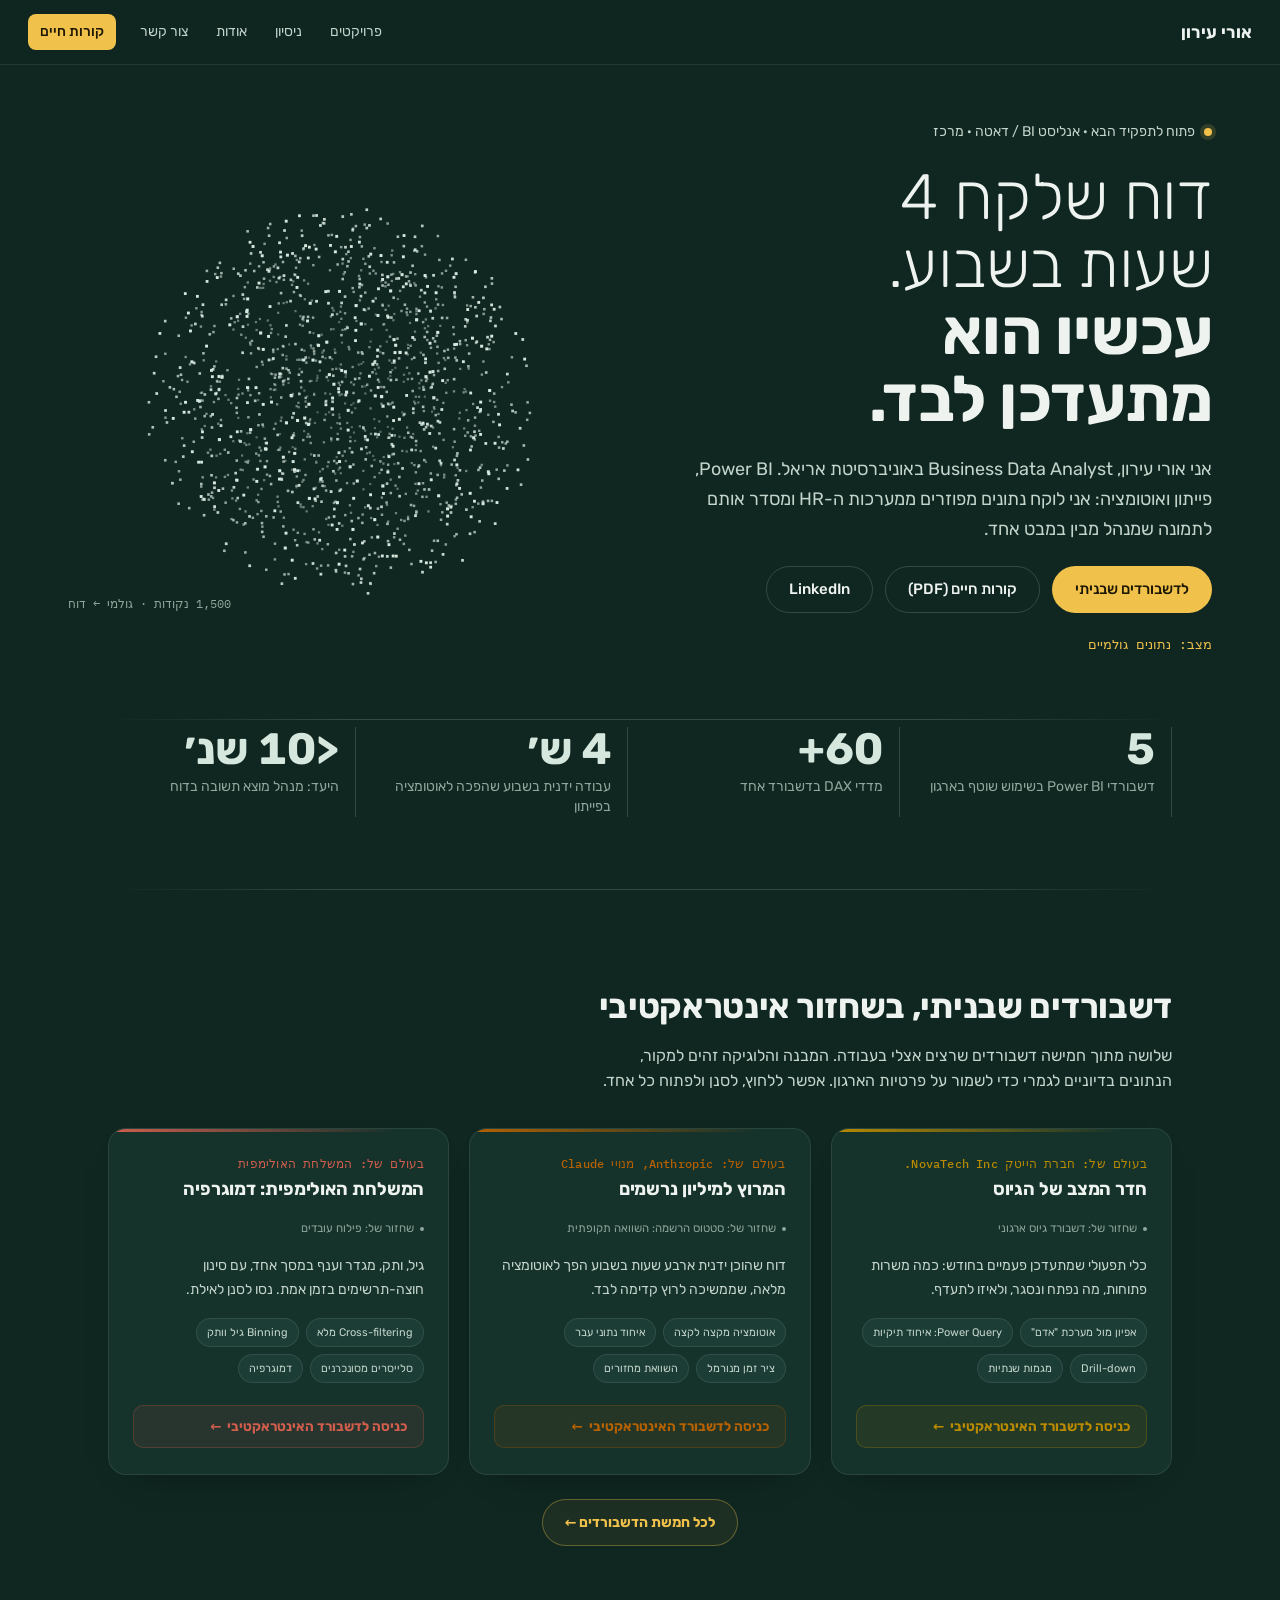
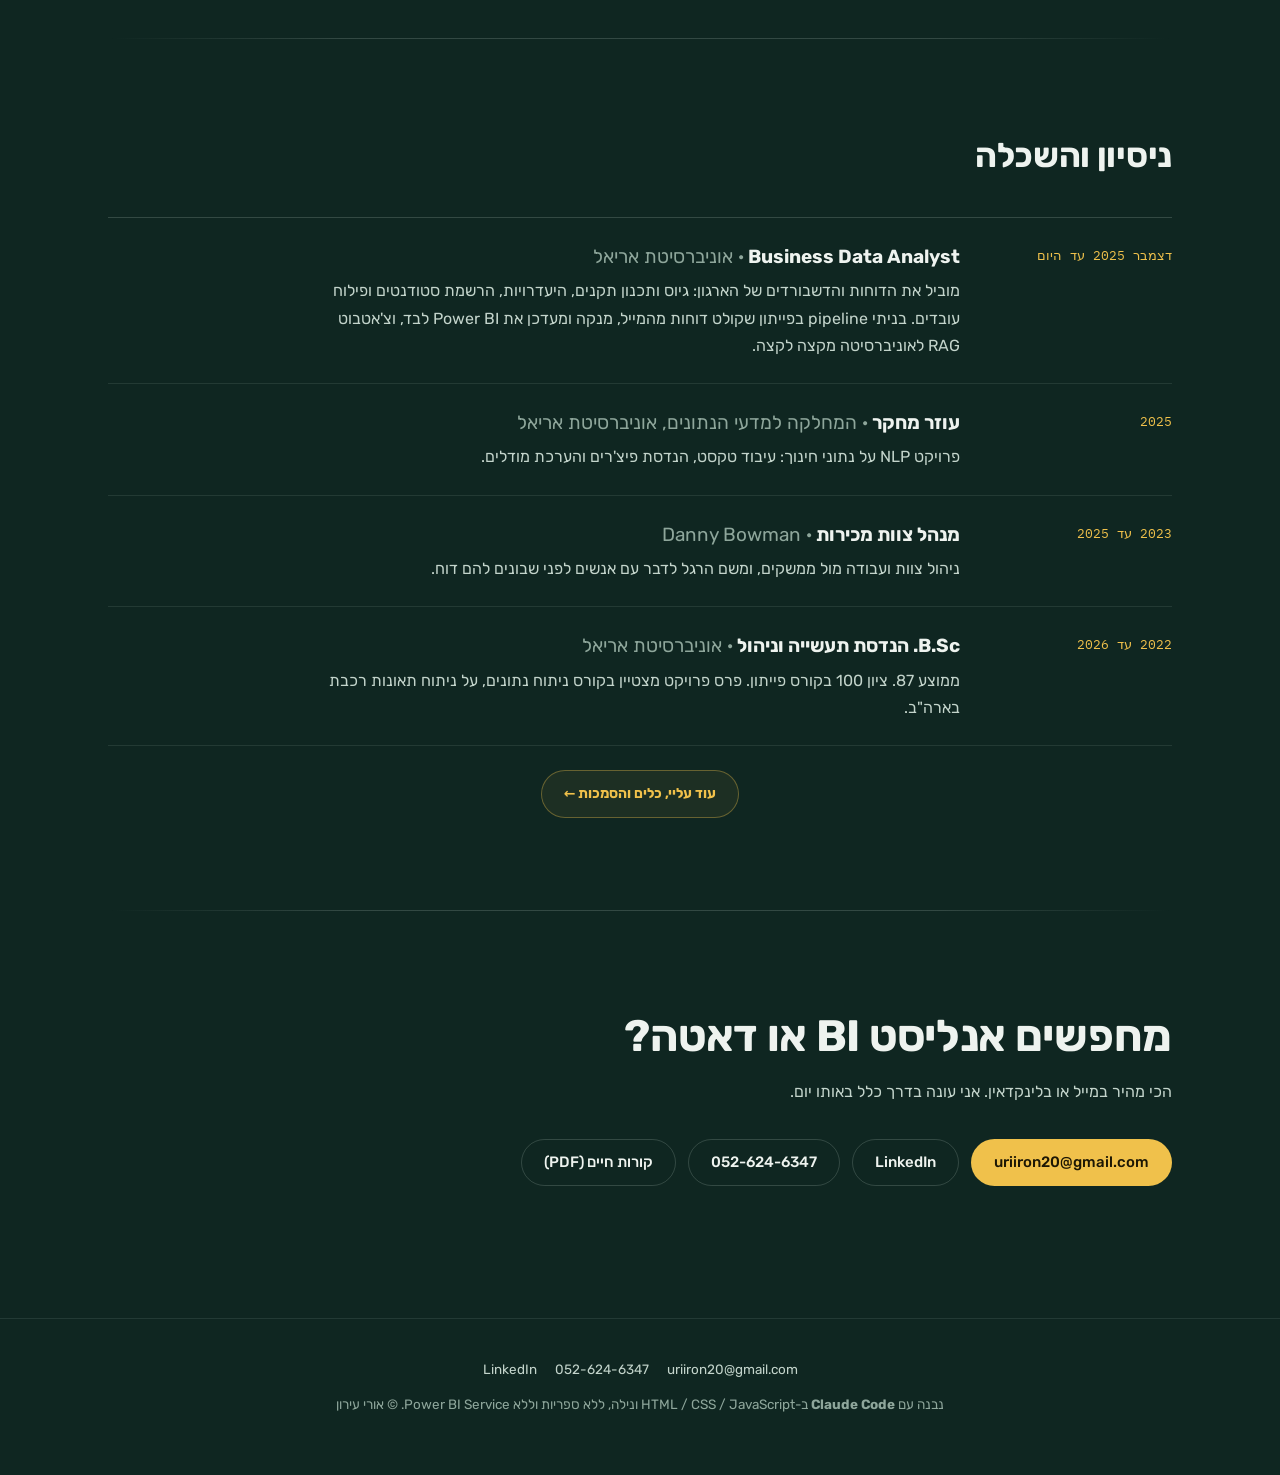
<file: index.html>
<!DOCTYPE html>
<html lang="he" dir="rtl">
<head>
<meta charset="UTF-8">
<meta name="viewport" content="width=device-width, initial-scale=1.0">
<title>אורי עירון | אנליסט דאטה ו-BI</title>
<meta name="description" content="אורי עירון, Business Data Analyst. דשבורדי Power BI בשימוש שוטף, אוטומציה בפייתון, ושחזורים אינטראקטיביים של העבודה עם נתונים סינתטיים.">
<meta property="og:title" content="אורי עירון | אנליסט דאטה ו-BI">
<meta property="og:description" content="דוח שלקח 4 שעות בשבוע, ועכשיו מתעדכן לבד. Power BI, פייתון ואוטומציה.">
<meta property="og:type" content="website">
<meta name="theme-color" content="#0f2621">
<link rel="icon" href="data:image/svg+xml,<svg xmlns='http://www.w3.org/2000/svg' viewBox='0 0 32 32'><rect width='32' height='32' rx='6' fill='%230f2621'/><rect x='7' y='17' width='4' height='8' fill='%23d6e7de'/><rect x='14' y='11' width='4' height='14' fill='%23f0c14b'/><rect x='21' y='14' width='4' height='11' fill='%23d6e7de'/></svg>">
<link rel="preconnect" href="https://fonts.googleapis.com">
<link rel="preconnect" href="https://fonts.gstatic.com" crossorigin>
<link href="https://fonts.googleapis.com/css2?family=Rubik:wght@300;400;500;700&family=IBM+Plex+Mono:wght@400;500&display=swap" rel="stylesheet">
<link rel="stylesheet" href="css/style.css?v=55">
<link rel="stylesheet" href="css/redesign.css?v=1">
</head>
<body>

<a class="skip-link" href="#main">דילוג לתוכן</a>

<header class="topnav">
  <a class="brand" href="#/">אורי עירון</a>
  <nav>
    <a href="#/projects" data-nav>פרויקטים</a>
    <a href="#/#experience" data-nav>ניסיון</a>
    <a href="#/about" data-nav>אודות</a>
    <a href="#/#contact" data-nav>צור קשר</a>
    <a class="nav-cv" href="assets/Uri-Iron-CV.pdf" download>קורות חיים</a>
  </nav>
</header>

<!-- ===================== עמוד הבית ===================== -->
<div class="page active" id="page-home" role="main">

  <section class="hero2" id="main">
    <div class="hero2-copy">
      <span class="hero2-status"><i aria-hidden="true"></i>פתוח לתפקיד הבא · אנליסט BI / דאטה · מרכז</span>
      <h1>דוח שלקח 4 שעות בשבוע. <b>עכשיו הוא מתעדכן לבד.</b></h1>
      <p>אני אורי עירון, Business Data Analyst באוניברסיטת אריאל. Power BI, פייתון ואוטומציה: אני לוקח נתונים מפוזרים ממערכות ה-HR ומסדר אותם לתמונה שמנהל מבין במבט אחד.</p>
      <div class="hero2-cta">
        <a class="btn primary" href="#/projects">לדשבורדים שבניתי</a>
        <a class="btn ghost" href="assets/Uri-Iron-CV.pdf" download>קורות חיים (PDF)</a>
        <a class="btn ghost" href="https://www.linkedin.com/in/uri-iron/" target="_blank" rel="noopener">LinkedIn</a>
      </div>
      <span class="hero2-phase" id="hero-phase" aria-hidden="true">מצב: נתונים גולמיים</span>
    </div>
    <div class="hero2-viz" aria-hidden="true">
      <canvas id="hero-canvas"></canvas>
      <span class="hero2-cap">1,500 נקודות · גולמי ← דוח</span>
    </div>
  </section>

  <section class="facts" aria-label="במספרים">
    <div class="fact"><strong>5</strong><span>דשבורדי Power BI בשימוש שוטף בארגון</span></div>
    <div class="fact"><strong>60+</strong><span>מדדי DAX בדשבורד אחד</span></div>
    <div class="fact"><strong>4 ש׳</strong><span>עבודה ידנית בשבוע שהפכה לאוטומציה בפייתון</span></div>
    <div class="fact"><strong>&lt;10 שנ׳</strong><span>היעד: מנהל מוצא תשובה בדוח</span></div>
  </section>

  <section class="block" id="projects-teaser">
    <div class="section-head">
      <h2>דשבורדים שבניתי, בשחזור אינטראקטיבי</h2>
      <p>שלושה מתוך חמישה דשבורדים שרצים אצלי בעבודה. המבנה והלוגיקה זהים למקור, הנתונים בדיוניים לגמרי כדי לשמור על פרטיות הארגון. אפשר ללחוץ, לסנן ולפתוח כל אחד.</p>
    </div>
    <div class="projects-grid" id="projects-teaser-grid"></div>
    <div class="teaser-more"><a class="section-more-link" href="#/projects">לכל חמשת הדשבורדים ←</a></div>
  </section>

  <section class="block" id="experience">
    <div class="section-head"><h2>ניסיון והשכלה</h2></div>
    <ol class="timeline">
      <li>
        <div class="when">דצמבר 2025 עד היום</div>
        <div class="what">
          <h3>Business Data Analyst <span>· אוניברסיטת אריאל</span></h3>
          <p>מוביל את הדוחות והדשבורדים של הארגון: גיוס ותכנון תקנים, היעדרויות, הרשמת סטודנטים ופילוח עובדים. בניתי pipeline בפייתון שקולט דוחות מהמייל, מנקה ומעדכן את Power BI לבד, וצ'אטבוט RAG לאוניברסיטה מקצה לקצה.</p>
        </div>
      </li>
      <li>
        <div class="when">2025</div>
        <div class="what">
          <h3>עוזר מחקר <span>· המחלקה למדעי הנתונים, אוניברסיטת אריאל</span></h3>
          <p>פרויקט NLP על נתוני חינוך: עיבוד טקסט, הנדסת פיצ'רים והערכת מודלים.</p>
        </div>
      </li>
      <li>
        <div class="when">2023 עד 2025</div>
        <div class="what">
          <h3>מנהל צוות מכירות <span>· Danny Bowman</span></h3>
          <p>ניהול צוות ועבודה מול ממשקים, ומשם הרגל לדבר עם אנשים לפני שבונים להם דוח.</p>
        </div>
      </li>
      <li>
        <div class="when">2022 עד 2026</div>
        <div class="what">
          <h3>B.Sc. הנדסת תעשייה וניהול <span>· אוניברסיטת אריאל</span></h3>
          <p>ממוצע 87. ציון 100 בקורס פייתון. פרס פרויקט מצטיין בקורס ניתוח נתונים, על ניתוח תאונות רכבת בארה"ב.</p>
        </div>
      </li>
    </ol>
    <div class="teaser-more"><a class="section-more-link" href="#/about">עוד עליי, כלים והסמכות ←</a></div>
  </section>

  <section class="block contact2" id="contact">
    <div class="section-head">
      <h2>מחפשים אנליסט BI או דאטה?</h2>
      <p>הכי מהיר במייל או בלינקדאין. אני עונה בדרך כלל באותו יום.</p>
    </div>
    <div class="contact-actions">
      <a class="btn primary" href="mailto:uriiron20@gmail.com" data-copy-email>uriiron20@gmail.com</a>
      <a class="btn ghost" href="https://www.linkedin.com/in/uri-iron/" target="_blank" rel="noopener">LinkedIn</a>
      <button type="button" class="btn ghost" data-copy-phone>052-624-6347</button>
      <a class="btn ghost" href="assets/Uri-Iron-CV.pdf" download>קורות חיים (PDF)</a>
    </div>
  </section>

</div>

<!-- ===================== עמוד אודות ===================== -->
<div class="page" id="page-about">
  <div class="dash-wrap projects-page">
    <div class="dash-head">
      <a class="back-btn" href="#/"><svg width="15" height="15" viewBox="0 0 24 24" fill="none" stroke="currentColor" stroke-width="2.2" stroke-linecap="round" stroke-linejoin="round"><path d="M5 12h14M13 6l6 6-6 6"/></svg> חזרה</a>
      <div class="title-box">
        <h1>נעים להכיר</h1>
      </div>
    </div>
    <h2 class="sr-only">אודות אורי עירון</h2>
    <div class="about-lead">
      <!-- להחלפה בתמונה אמיתית: assets/uri.jpg (ריבוע, לפחות 400x400) -->
      <img class="about-photo" src="assets/uri.jpg" alt="אורי עירון" width="132" height="132"
           onerror="this.closest('.about-lead').classList.add('no-photo')">
      <div class="about-text">
        <p>אני Business Data Analyst באוניברסיטת אריאל. חמישה דשבורדים שלי רצים שם בפרודקשן:
          גיוס ותכנון תקנים, היעדרויות, הרשמת סטודנטים, פילוח סגל בכיר ופילוח עובדים.</p>
        <p>בדשבורד אחד יש מעל 60 מדדי DAX, ויזואל מותאם ושלוש שכבות Bookmarks. דוח ההרשמה
          לקח ארבע שעות עבודה ידנית בשבוע, ובניתי לו pipeline בפייתון שמתוזמן ב-Task Scheduler,
          קולט את הדוחות מהמייל, מנקה ומעדכן את הדשבורד בלי נגיעה ידנית. אלה ארבע שעות בשבוע
          שחזרו לצוות.</p>
        <p>בניתי גם צ'אטבוט RAG לאוניברסיטה מקצה לקצה, עם FastAPI ו-Gemini, חבילת QA של 28 מקרי
          בדיקה ובדיקת רגרסיה להזרקת פרומפטים. היעד שאני מודד לפיו דוח: שמנהל ימצא את התשובה
          בפחות מעשר שניות.</p>
      </div>
    </div>
    <button type="button" class="btn skills-open-btn" data-open-skills>לצפייה בכל הכלים והטכנולוגיות</button>
    <dialog class="skills-modal" data-skills-modal>
      <div class="skills-modal-head">
        <h3>כלים וטכנולוגיות</h3>
        <button type="button" class="skills-modal-close" data-close-skills aria-label="סגירה">✕</button>
      </div>
      <div class="skills-groups">
        <div class="group">
          <h3>ליבת BI</h3>
          <div class="chips">
            <span class="chip main">Power BI</span><span class="chip main">DAX</span>
            <span class="chip main">Power Query</span><span class="chip main">SQL</span>
            <span class="chip main">Excel מתקדם</span><span class="chip main">מידול נתונים</span>
          </div>
        </div>
        <div class="group">
          <h3>אוטומציה ואינטגרציה</h3>
          <div class="chips">
            <span class="chip main">Python</span><span class="chip">אוטומציה מקצה לקצה: מייל ← Python ← דשבורד</span>
            <span class="chip">Task Scheduler</span><span class="chip">רענון נתונים אוטומטי</span>
          </div>
        </div>
        <div class="group">
          <h3>AI ולמידה מתמדת</h3>
          <div class="chips">
            <span class="chip main">Claude Code</span><span class="chip main">למידה עצמית מהירה</span>
            <span class="chip">חיבור Claude ל-Power BI (MCP)</span>
            <span class="chip">PBIR / PBIP</span><span class="chip">אימוץ כלים חדשים בשוטף</span>
          </div>
        </div>
        <div class="group">
          <h3>טכניקות Power BI מתקדמות</h3>
          <div class="chips">
            <span class="chip">Row-Level Security (RLS)</span>
            <span class="chip">Field Parameters</span><span class="chip">Bookmarks & Drill-through</span>
            <span class="chip">כותרות דינמיות</span><span class="chip">מיון חכם (Smart Sort)</span>
          </div>
        </div>
        <div class="group">
          <h3>רך אבל קריטי</h3>
          <div class="chips">
            <span class="chip">אפיון מול מנהלים</span><span class="chip">הצגה להנהלה</span>
            <span class="chip">Storytelling</span><span class="chip">הדרכת משתמשים</span>
            <span class="chip">למידת מערכות ותהליכי עבודה</span>
          </div>
        </div>
      </div>
    </dialog>

    <div class="section-head" style="margin-top:56px">
      <h2>הסמכות</h2>
    </div>
    <div class="cert-grid">
      <a class="cert-card" href="https://credentials.databricks.com/d8f1cb54-2351-4e04-92b8-5b06d7be6256" target="_blank" rel="noopener">
                <div class="body">
          <div class="name">Academy Accreditation - Generative AI Fundamentals</div>
          <div class="issuer">Databricks · נובמבר 2026</div>
        </div>
      </a>
      <a class="cert-card" href="https://ude.my/UC-8b603235-0269-4ea1-9c17-48559e9aafaf" target="_blank" rel="noopener">
                <div class="body">
          <div class="name">Microsoft Power BI Desktop for Business Intelligence</div>
          <div class="issuer">Udemy · 17 שעות · יולי 2026</div>
        </div>
      </a>
      <div class="cert-card">
                <div class="body">
          <div class="name">Machine Learning with Python: Foundations</div>
        </div>
      </div>
    </div>

    <div class="section-head" style="margin-top:56px">
      <h2>מאחורי כל דשבורד</h2>
      <p>מהאפיון ועד לתחזוקה השוטפת, כולל איך אני משלב AI בדרך. הכלים מתחלפים מהר;
        מה שנשאר זה האפיון, הלוגיקה העסקית וההחלטה מה שווה להציג, שאני עושה בעצמי.</p>
    </div>
    <div class="carousel" data-carousel>
      <div class="carousel-track" data-carousel-track>
        <div class="process-step"><div class="num">01</div><h3>הבנת המערכת ותהליך העבודה</h3>
          <p>כמעט כל פרויקט מתחיל במערכת שלא הכרתי: "אדם", "מכלול", מערכת הנוכחות. אני לומד איך היא חושבת, מה היא יודעת להוציא ואיך תהליך העבודה סביבה נראה, ולפעמים מאפיין מאפס גם את דוחות המקור עצמם.</p></div>
        <div class="process-step"><div class="num">02</div><h3>אפיון מול הלקוח הפנימי</h3>
          <p>ישיבה עם כל מי שישתמש בדוח, מגייסות, מנהלי מחלקות וסמנכ"ל, כדי להבין איזו החלטה הוא צריך לשרת ומה כל אחד מהם צריך לראות.</p></div>
        <div class="process-step"><div class="num">03</div><h3>Power Query & מידול</h3>
          <p>איחוד אוטומטי של קבצי מקור חודשיים מתיקיות, ניקוי, נרמול ובניית מודל Star Schema עם טבלת תאריכים.</p></div>
        <div class="process-step"><div class="num">04</div><h3>DAX מתקדם</h3>
          <p>מדדים דינמיים, השוואות לתקופות מקבילות, כותרות דינמיות, Field Parameters ומיון חכם.</p></div>
        <div class="process-step"><div class="num">05</div><h3>UX של דוחות</h3>
          <p>Bookmarks, Drill-through, עמודי הרחבה והיררכיית מידע, כדי שמנהל ימצא תשובה בפחות מ-10 שניות.</p></div>
        <div class="process-step"><div class="num">06</div><h3>אוטומציה, הצגה ותחזוקה</h3>
          <p>סקריפט Python מתוזמן קולט את הדוח, מעבד ומעדכן את הדשבורד בלי מגע יד. את התוצר אני מציג למשתמשים ולהנהלה, ומתחזק בקצב קבוע. יש דשבורדים שמתעדכנים פעמיים בחודש.</p></div>
        <div class="process-step"><div class="num">07</div><h3>חיבור Claude ל-Power BI (MCP)</h3>
          <p>בעבודה השוטפת אני מחבר את Claude ישירות למודל הסמנטי של Power BI דרך MCP, לכתיבת מדדי DAX, בדיקות עקביות ותיעוד אוטומטי של המודל.</p></div>
        <div class="process-step"><div class="num">08</div><h3>נתוני דמה במקום נתוני אמת</h3>
          <p>כל דאטה באתר נוצר סינתטית בקוד, עם "סיפור" מכוון בכל דשבורד, כדי להציג את היכולות בלי לחשוף ולו שורת נתונים אחת של הארגון.</p></div>
        <div class="process-step"><div class="num">09</div><h3>לומד כלי חדש כשהוא מוכיח את עצמו</h3>
          <p>אני בוחן כלים חדשים על בעיות אמיתיות מהעבודה, ומאמץ רק את מה שמחזיק. ככה נכנסו האוטומציות בפייתון, חיבור ה-MCP, וגם האתר הזה שנבנה עם Claude Code.</p></div>
      </div>
    </div>
  </div>
</div>

<!-- ===================== עמוד פרויקטים ===================== -->
<div class="page" id="page-projects">
  <div class="dash-wrap projects-page">
    <div class="dash-head">
      <a class="back-btn" href="#/"><svg width="15" height="15" viewBox="0 0 24 24" fill="none" stroke="currentColor" stroke-width="2.2" stroke-linecap="round" stroke-linejoin="round"><path d="M5 12h14M13 6l6 6-6 6"/></svg> חזרה</a>
      <div class="title-box">
        <h1>חמישה דשבורדים, בשחזור מלא</h1>
        <div class="sub">קרדיט לכל פרויקט: מה נבנה, בשביל מי, ולמה</div>
      </div>
    </div>
    <h2 class="sr-only">רשימת הפרויקטים</h2>
    <p class="projects-intro">כל כרטיס הוא שחזור אינטראקטיבי מלא של דשבורד Power BI שנמצא בשימוש
      יומיומי: סלייסרים, חיתוכים צולבים, Drill-down וכותרות דינמיות. כל אחד מהם עבר אצלי את כל הדרך:
      אפיון מול המשתמשים, בנייה, הצגה להנהלה, תחזוקה שוטפת. כל דשבורד קיבל כאן "עולם" משלו כדי שיהיה גם כיף.</p>
    <div class="data-note">
      
      <div><b>הערה על הנתונים:</b> כדי לשמור על פרטיות הארגון, לכל דשבורד יש <b>נתוני דמה בדיוניים
      לחלוטין</b>, עם עולם תוכן משלו. המבנה, הוויזואליזציות והלוגיקה העסקית משחזרים אחד-לאחד את
      הפרויקטים האמיתיים שבניתי ב-Power BI. הדשבורדים רצים <b>ישירות בדפדפן</b>, ללא Power BI Service.</div>
    </div>
    <div class="slicer-bar home-slicer">
      <div class="slicer"><label>סינון לפי סוג פרויקט</label><div id="projects-slicer"></div></div>
      <span class="showing" id="projects-count" role="status"></span>
    </div>
    <div class="projects-grid" id="projects-grid"></div>
  </div>
</div>

<!-- ===================== עמודי דשבורדים ===================== -->
<div class="page" id="page-recruit" style="--accent:#b98a00"></div>
<div class="page" id="page-hogwarts" style="--accent:#059eb1"></div>
<div class="page" id="page-claude" style="--accent:#b66100"></div>
<div class="page" id="page-nasa" style="--accent:#17a478"></div>
<div class="page" id="page-olympic" style="--accent:#d15d4d"></div>

<footer>
  <div class="links">
    <a href="mailto:uriiron20@gmail.com" data-copy-email>uriiron20@gmail.com</a>
    <button type="button" data-copy-phone>052-624-6347</button>
    <a href="https://www.linkedin.com/in/uri-iron/" target="_blank" rel="noopener">LinkedIn</a>
  </div>
  <div>נבנה עם <b>Claude Code</b> ב-HTML / CSS / JavaScript ונילה, ללא ספריות וללא Power BI Service. © אורי עירון</div>
</footer>

<script src="js/charts.js?v=23"></script>
<script src="js/shell.js?v=21"></script>
<script src="js/data.js?v=18"></script>
<script src="js/dash-recruit.js?v=20"></script>
<script src="js/dash-hogwarts.js?v=18"></script>
<script src="js/dash-claude.js?v=18"></script>
<script src="js/dash-nasa.js?v=19"></script>
<script src="js/dash-olympic.js?v=19"></script>
<script src="js/carousel.js?v=9"></script>
<script src="js/main.js?v=30"></script>
<script src="js/hero.js?v=1"></script>
<script src="js/visitors.js?v=33"></script>
<script src="js/skills-modal.js?v=1"></script>
</body>
</html>
</file>
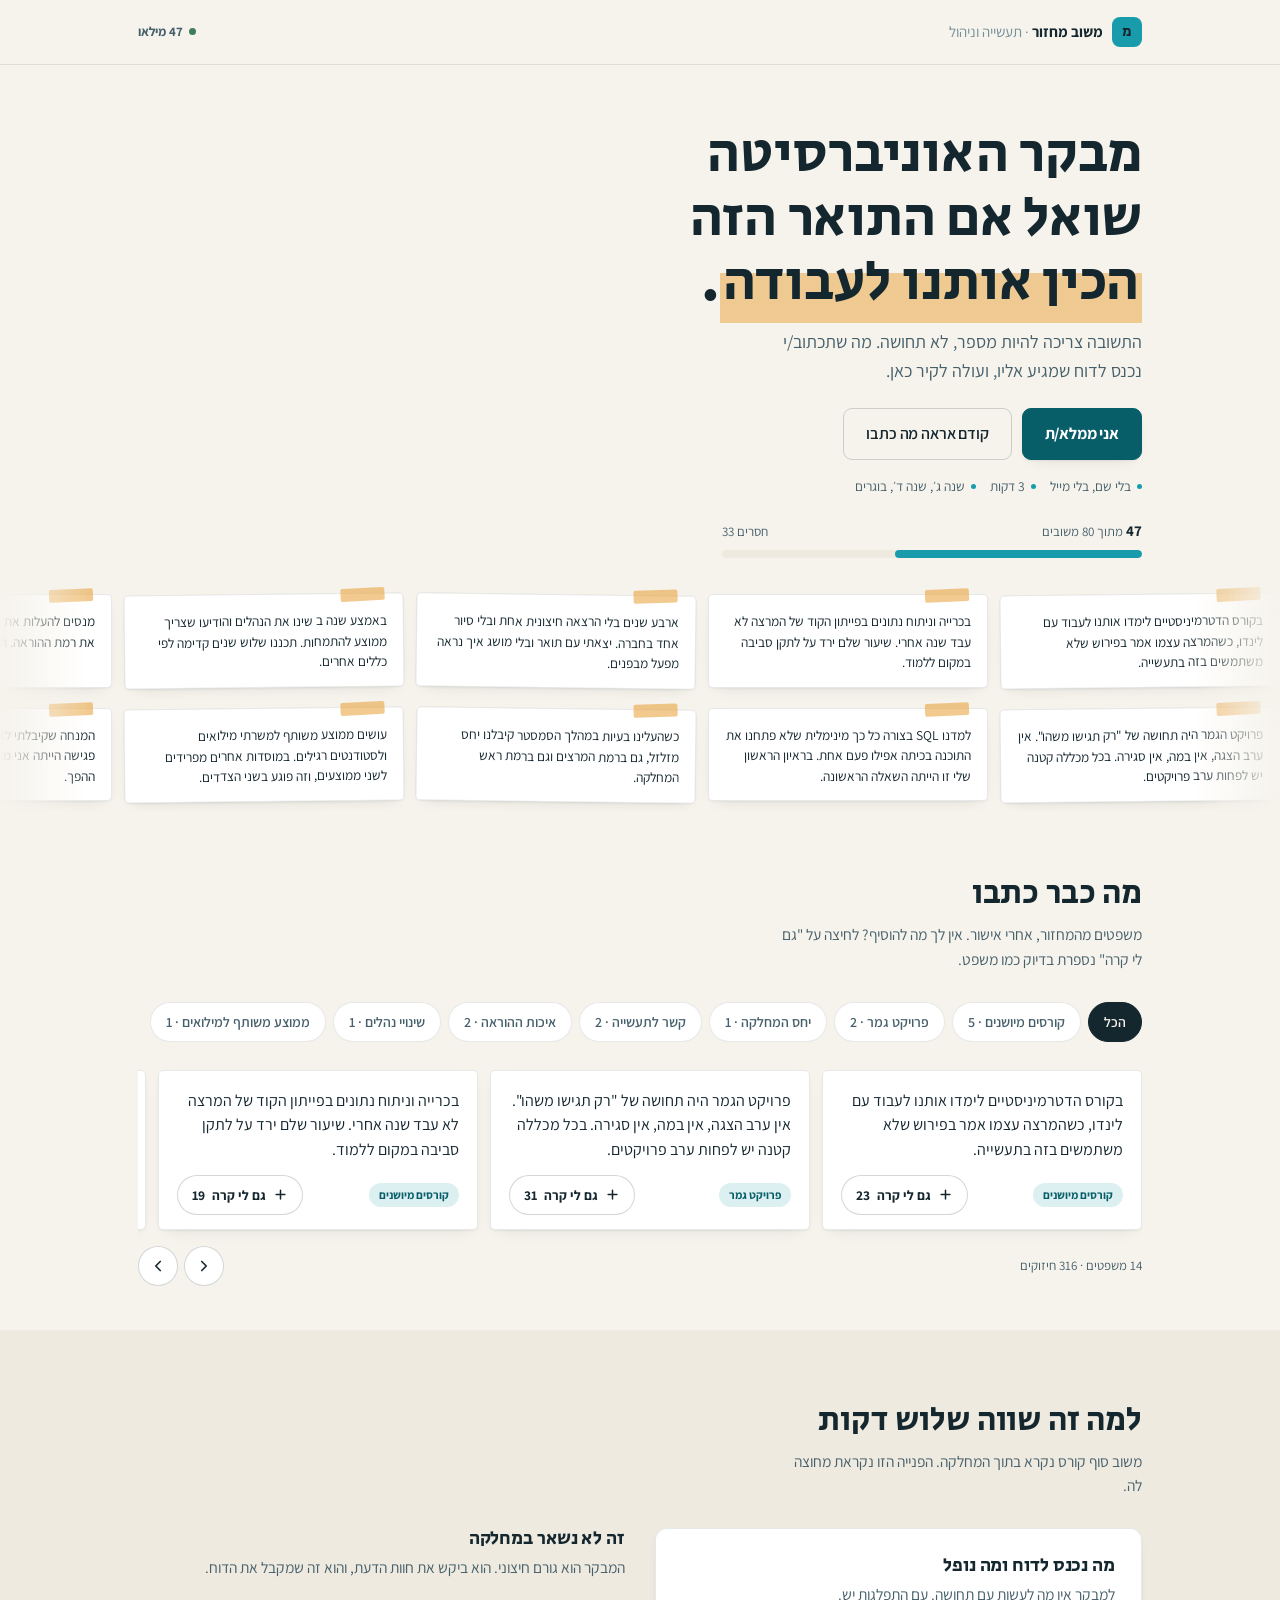
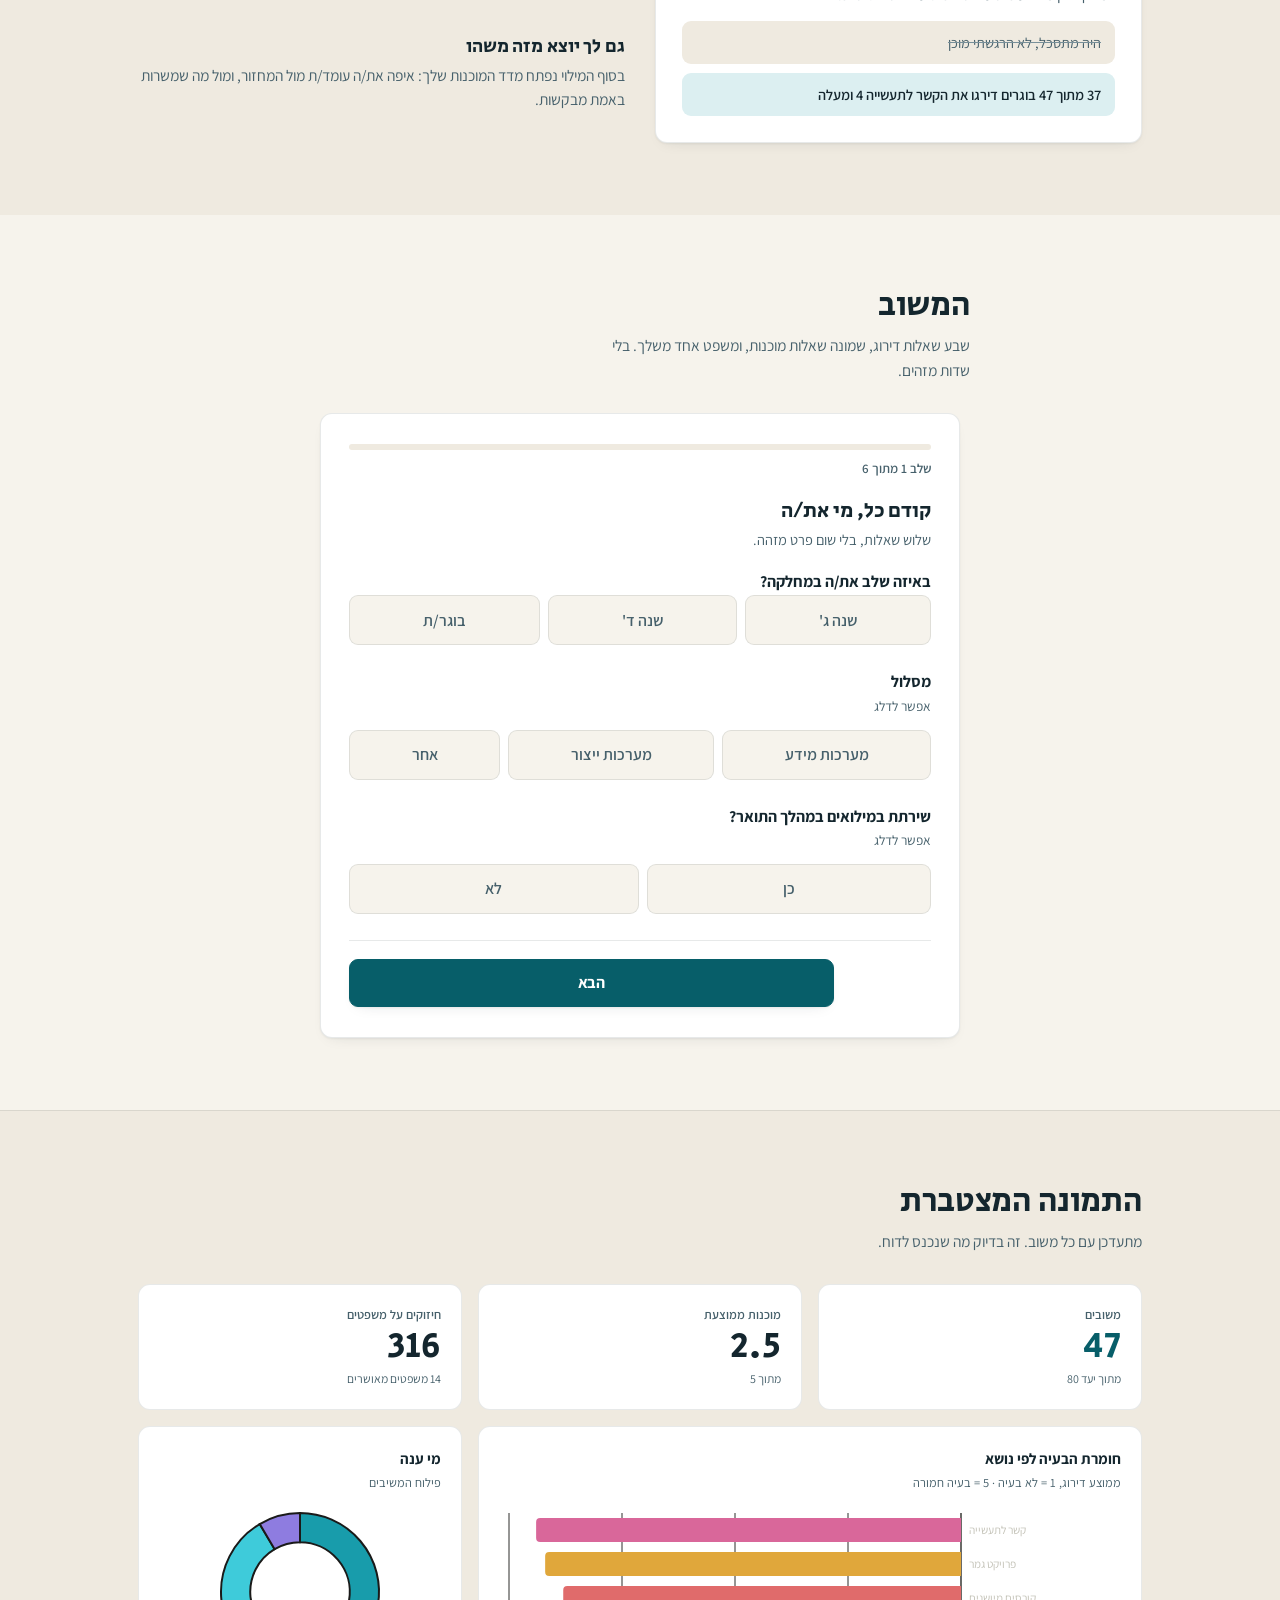
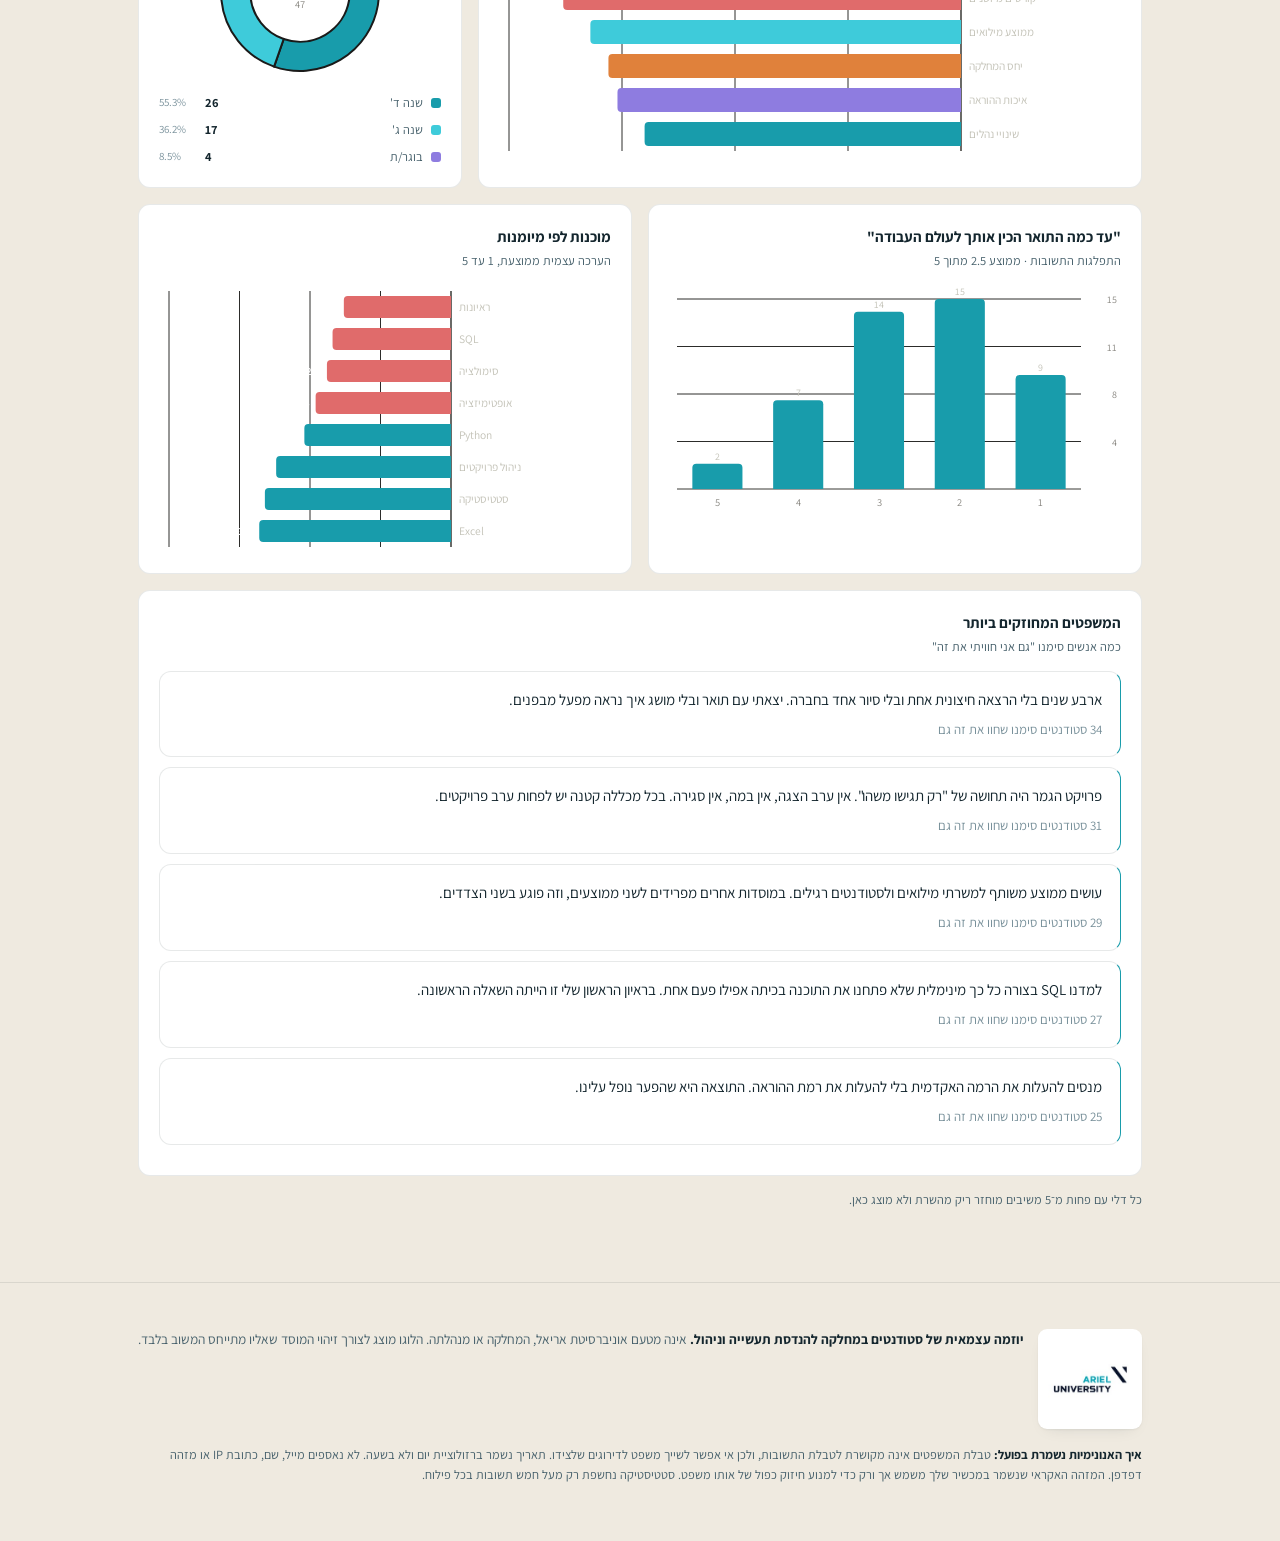
<file: mishov/index.html>
<!DOCTYPE html>
<html lang="he" dir="rtl">
<head>
<meta charset="UTF-8">
<meta name="viewport" content="width=device-width, initial-scale=1.0, viewport-fit=cover">
<title>משוב מחזור · הנדסת תעשייה וניהול</title>
<meta name="description" content="מבקר האוניברסיטה ביקש חוות דעת על התואר בהנדסת תעשייה וניהול. שלוש דקות, בלי שם ובלי מייל, ובסוף מדד המוכנות שלך לתעשייה.">
<meta name="robots" content="noindex">
<meta name="theme-color" content="#F6F3EC">
<meta property="og:title" content="משוב מחזור · הנדסת תעשייה וניהול">
<meta property="og:description" content="שלוש דקות, בלי שם ובלי מייל. בסוף את/ה מקבל/ת את מדד המוכנות שלך לתעשייה מול המחזור.">
<meta property="og:type" content="website">
<link rel="icon" href="data:image/svg+xml,<svg xmlns='http://www.w3.org/2000/svg' viewBox='0 0 100 100'><rect width='100' height='100' rx='22' fill='%23189CAB'/><text x='50' y='50' font-size='58' font-family='sans-serif' font-weight='bold' fill='%2314262E' text-anchor='middle' dominant-baseline='central'>מ</text></svg>">
<link rel="preconnect" href="https://fonts.googleapis.com">
<link rel="preconnect" href="https://fonts.gstatic.com" crossorigin>
<link href="https://fonts.googleapis.com/css2?family=Assistant:wght@400;600;700;800&family=Secular+One&display=swap" rel="stylesheet">
<link rel="stylesheet" href="css/mishov.css?v=2">
</head>
<body>

<a class="skip-link" href="#main">דילוג לתוכן</a>

<header class="topbar">
  <div class="wrap">
    <a class="mark" href="#top">
      <span class="mark-glyph" aria-hidden="true">מ</span>
      <span class="mark-text">משוב מחזור <span>· תעשייה וניהול</span></span>
    </a>
    <span class="spacer"></span>
    <span class="live" id="liveCount" aria-live="polite"></span>
  </div>
</header>

<main id="main">

<!-- ================= HERO ================= -->
<section class="hero" id="top">
  <div class="wrap">
    <h1>מבקר האוניברסיטה שואל אם התואר הזה <span class="hl">הכין אותנו לעבודה</span>.</h1>
    <p class="lede">
      התשובה צריכה להיות מספר, לא תחושה. מה שתכתוב/י נכנס לדוח שמגיע אליו, ועולה לקיר כאן.
    </p>

    <div class="hero-cta">
      <a class="btn primary" href="#survey">אני ממלא/ת</a>
      <a class="btn ghost" href="#wall">קודם אראה מה כתבו</a>
    </div>

    <div class="facts">
      <span>בלי שם, בלי מייל</span>
      <span>3 דקות</span>
      <span>שנה ג׳, שנה ד׳, בוגרים</span>
    </div>

    <div class="goal">
      <div class="goal-head">
        <span><b id="gNow">0</b> מתוך <span id="gGoal">80</span> משובים</span>
        <span id="gLeft"></span>
      </div>
      <div class="goal-track"><div class="goal-fill" id="gFill"></div></div>
    </div>
  </div>

  <!-- מסילות הפתקים. נבנות ב-wall.js מהמשפטים המאושרים בלבד. -->
  <div class="rails" id="heroRails" aria-hidden="true"></div>
</section>

<!-- ================= קיר המשפטים ================= -->
<section class="section tight" id="wall">
  <div class="wrap">
    <div class="section-head">
      <h2>מה כבר כתבו</h2>
      <p>משפטים מהמחזור, אחרי אישור. אין לך מה להוסיף? לחיצה על &rlm;"גם לי קרה" נספרת בדיוק כמו משפט.</p>
    </div>
    <div class="wall-filters" id="wallFilters" role="group" aria-label="סינון לפי נושא"></div>
  </div>
  <div class="wrap">
    <div class="wall-track" id="wallGrid" tabindex="0" role="region" aria-label="משפטים מהמחזור"></div>
    <div class="wall-foot">
      <span id="wallNote"></span>
      <div class="wall-nav">
        <button type="button" id="wallPrev" aria-label="הקודם">
          <svg width="18" height="18" viewBox="0 0 24 24" fill="none" stroke="currentColor" stroke-width="2.2" stroke-linecap="round" stroke-linejoin="round"><path d="M9 18l6-6-6-6"/></svg>
        </button>
        <button type="button" id="wallNext" aria-label="הבא">
          <svg width="18" height="18" viewBox="0 0 24 24" fill="none" stroke="currentColor" stroke-width="2.2" stroke-linecap="round" stroke-linejoin="round"><path d="M15 18l-6-6 6-6"/></svg>
        </button>
      </div>
    </div>
  </div>
</section>

<!-- ================= למה זה שווה ================= -->
<section class="section band" id="why">
  <div class="wrap">
    <div class="section-head">
      <h2>למה זה שווה שלוש דקות</h2>
      <p>משוב סוף קורס נקרא בתוך המחלקה. הפנייה הזו נקראת מחוצה לה.</p>
    </div>
    <div class="reasons">
      <div class="reason feature">
        <h3>מה נכנס לדוח ומה נופל</h3>
        <p>למבקר אין מה לעשות עם תחושה. עם התפלגות יש.</p>
        <div class="swap">
          <div class="out">היה מתסכל, לא הרגשתי מוכן</div>
          <div class="in">37 מתוך 47 בוגרים דירגו את הקשר לתעשייה 4 ומעלה</div>
        </div>
      </div>
      <div class="reason">
        <h3>זה לא נשאר במחלקה</h3>
        <p>המבקר הוא גורם חיצוני. הוא ביקש את חוות הדעת, והוא זה שמקבל את הדוח.</p>
      </div>
      <div class="reason">
        <h3>גם לך יוצא מזה משהו</h3>
        <p>בסוף המילוי נפתח מדד המוכנות שלך: איפה את/ה עומד/ת מול המחזור, ומול מה שמשרות באמת מבקשות.</p>
      </div>
    </div>
  </div>
</section>

<!-- ================= הטופס ================= -->
<section class="section" id="survey">
  <div class="wrap">
    <div class="section-head narrow" style="margin-inline:auto">
      <h2>המשוב</h2>
      <p>שבע שאלות דירוג, שמונה שאלות מוכנות, ומשפט אחד משלך. בלי שדות מזהים.</p>
    </div>

    <form class="survey" id="surveyForm" novalidate>
      <div class="survey-progress"><i id="progBar"></i></div>
      <div class="survey-step-label" id="stepLabel"></div>

      <!-- honeypot: מוסתר מבני אדם. בוט שממלא הכל ייתפס כאן. -->
      <div class="hp" aria-hidden="true">
        <label>אתר אינטרנט<input type="text" name="website" id="hpField" tabindex="-1" autocomplete="off"></label>
      </div>

      <div id="steps"></div>

      <div class="step-nav">
        <button type="button" class="btn ghost" id="btnBack">חזרה</button>
        <span class="spacer"></span>
        <button type="button" class="btn primary" id="btnNext">הבא</button>
      </div>
      <div id="formError"></div>
    </form>

    <!-- התוצאה האישית, נפתחת אחרי שליחה -->
    <div class="result" id="result"></div>
  </div>
</section>

<!-- ================= דשבורד ================= -->
<section class="section band rule" id="dash">
  <div class="wrap">
    <div class="section-head">
      <h2>התמונה המצטברת</h2>
      <p>מתעדכן עם כל משוב. זה בדיוק מה שנכנס לדוח.</p>
    </div>
    <details class="fold" id="dashFold">
      <summary>המספרים עד עכשיו <span class="cue">פתיחה</span></summary>
      <div class="fold-body"><div id="dashBody"></div></div>
    </details>
  </div>
</section>

</main>

<footer class="foot">
  <div class="wrap">
    <div class="foot-row">
      <div class="foot-logo"><img src="assets/ariel-logo.jpg" alt="אוניברסיטת אריאל" width="70"></div>
      <p>
        <b>יוזמה עצמאית של סטודנטים במחלקה להנדסת תעשייה וניהול.</b>
        אינה מטעם אוניברסיטת אריאל, המחלקה או מנהלתה. הלוגו מוצג לצורך זיהוי המוסד שאליו מתייחס המשוב בלבד.
      </p>
    </div>
    <p class="legal">
      <b>איך האנונימיות נשמרת בפועל:</b> טבלת המשפטים אינה מקושרת לטבלת התשובות, ולכן אי אפשר לשייך משפט לדירוגים
      שלצידו. תאריך נשמר ברזולוציית יום ולא בשעה. לא נאספים מייל, שם, כתובת IP או מזהה דפדפן.
      המזהה האקראי שנשמר במכשיר שלך משמש אך ורק כדי למנוע חיזוק כפול של אותו משפט.
      סטטיסטיקה נחשפת רק מעל חמש תשובות בכל פילוח.
    </p>
  </div>
</footer>

<!-- סרגל תחתון קבוע, טלפון בלבד -->
<div class="dock" id="dock">
  <div class="meta"><b id="dNow">0</b>מילאו עד עכשיו</div>
  <a class="btn primary" href="#survey">אני ממלא/ת · 3 דקות</a>
</div>

<div class="toast" id="toast" role="status" aria-live="polite"></div>

<script src="js/config.js?v=2"></script>
<script src="content/gaps.js?v=2"></script>
<script src="js/charts.js?v=2"></script>
<script src="js/db.js?v=2"></script>
<script src="js/wall.js?v=2"></script>
<script src="js/survey.js?v=2"></script>
<script src="js/readiness.js?v=2"></script>
<script src="js/dashboard.js?v=2"></script>
<script src="js/app.js?v=2"></script>
</body>
</html>
</file>
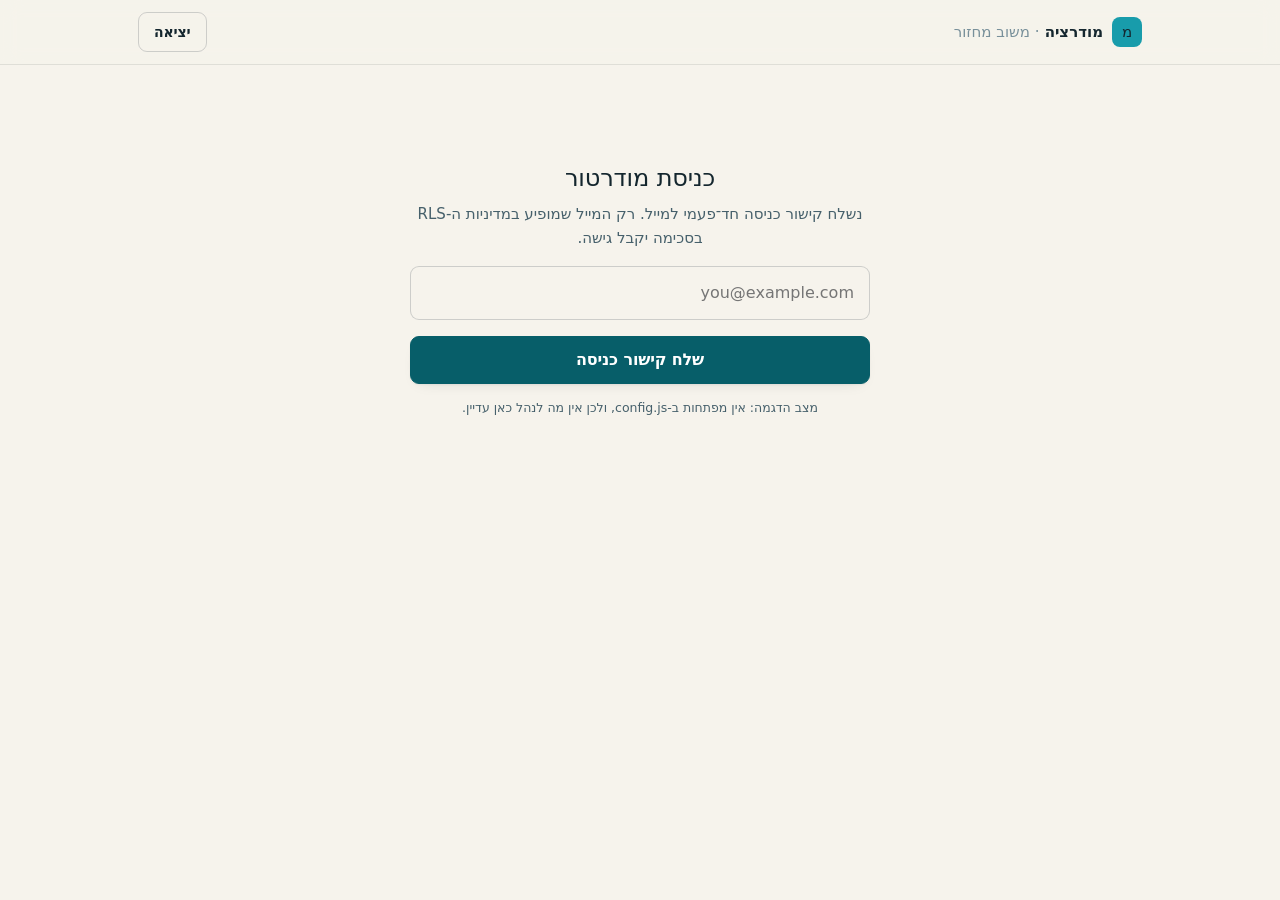
<file: mishov/admin.html>
<!DOCTYPE html>
<html lang="he" dir="rtl">
<head>
<meta charset="UTF-8">
<meta name="viewport" content="width=device-width, initial-scale=1.0">
<title>מודרציה · משוב מחזור</title>
<meta name="robots" content="noindex, nofollow">
<link rel="icon" href="data:image/svg+xml,<svg xmlns='http://www.w3.org/2000/svg' viewBox='0 0 100 100'><rect width='100' height='100' rx='22' fill='%23189CAB'/></svg>">
<link href="https://fonts.googleapis.com/css2?family=Heebo:wght@400;500;600;700;800&display=swap" rel="stylesheet">
<link rel="stylesheet" href="css/mishov.css?v=1">
<style>
  .mod { max-width: 860px; margin-inline: auto; }
  .mod-q { background: var(--surface); border: 1px solid var(--hairline);
           border-inline-start: 3px solid var(--s3); border-radius: var(--radius);
           padding: 20px; margin-bottom: 14px; }
  .mod-q.approved { border-inline-start-color: var(--good); }
  .mod-q.rejected { border-inline-start-color: var(--critical); opacity: .55; }
  .mod-q .body { font-size: 16px; margin-bottom: 14px; }
  .mod-q .meta { display: flex; gap: 10px; flex-wrap: wrap; align-items: center;
                 font-size: 12.5px; color: var(--ink-3); }
  .mod-actions { display: flex; gap: 8px; margin-inline-start: auto; }
  .signin { max-width: 460px; margin: 60px auto; text-align: center; }
  .signin input { margin: 16px 0; }
</style>
</head>
<body>

<header class="topbar">
  <div class="wrap">
    <a class="mark" href="index.html">
      <span class="mark-glyph" aria-hidden="true">מ</span>
      <span class="mark-text">מודרציה <span>· משוב מחזור</span></span>
    </a>
    <span class="spacer"></span>
    <button class="btn ghost sm" id="btnOut" hidden>יציאה</button>
  </div>
</header>

<main class="wrap" style="padding-block:40px">

  <div class="signin" id="signin">
    <h2 style="font-size:24px;margin-bottom:10px">כניסת מודרטור</h2>
    <p style="color:var(--ink-2);font-size:15px">
      נשלח קישור כניסה חד־פעמי למייל. רק המייל שמופיע במדיניות ה-RLS בסכימה יקבל גישה.
    </p>
    <input type="text" id="email" placeholder="you@example.com" inputmode="email" autocomplete="email">
    <button class="btn primary" id="btnIn" style="width:100%">שלח קישור כניסה</button>
    <p class="data-note" id="signinNote"></p>
  </div>

  <div class="mod" id="mod" hidden>
    <div class="section-head">
      <h2>משפטים לאישור</h2>
      <p>
        משפט מאושר עולה לקיר הציבורי ולדוח. אל תאשר/י משפט שמזהה אדם ספציפי —
        שם מרצה, תיאור שמצביע על אדם יחיד, או תפקיד שיש בו מחזיק אחד. אפשר לערוך
        ניסוח כזה בגיליון לפני האישור, או פשוט לדחות.
      </p>
    </div>
    <div class="wall-filters" id="modFilters"></div>
    <div id="modList"></div>
  </div>

</main>

<div class="toast" id="toast" role="status" aria-live="polite"></div>

<script src="js/config.js?v=1"></script>
<script src="js/db.js?v=1"></script>
<script>
(function () {
  var C = window.CFG, DB = window.DB;
  var filter = 'pending';

  function el(id) { return document.getElementById(id); }
  function toast(m) {
    var t = el('toast'); t.textContent = m; t.classList.add('show');
    setTimeout(function () { t.classList.remove('show'); }, 2400);
  }
  function esc(s) {
    return String(s).replace(/[&<>"']/g, function (c) {
      return { '&': '&amp;', '<': '&lt;', '>': '&gt;', '"': '&quot;', "'": '&#39;' }[c];
    });
  }
  function themeLabel(k) {
    var t = C.THEMES.filter(function (x) { return x.key === k; })[0];
    return t ? t.label : 'אחר';
  }
  function cohortLabel(k) {
    var c = C.COHORTS.filter(function (x) { return x.key === k; })[0];
    return c ? c.label : (k || '—');
  }

  function show(signedIn) {
    el('signin').hidden = signedIn;
    el('mod').hidden = !signedIn;
    el('btnOut').hidden = !signedIn;
  }

  function renderFilters() {
    var opts = [['pending', 'ממתינים'], ['approved', 'מאושרים'], ['rejected', 'נדחו'], ['', 'הכל']];
    el('modFilters').innerHTML = opts.map(function (o) {
      return '<button type="button" class="chip' + (filter === o[0] ? ' on' : '') +
             '" data-f="' + o[0] + '">' + o[1] + '</button>';
    }).join('');
    el('modFilters').querySelectorAll('.chip').forEach(function (b) {
      b.addEventListener('click', function () { filter = b.dataset.f; renderFilters(); load(); });
    });
  }

  function load() {
    el('modList').innerHTML = '<div class="chart-empty">טוען…</div>';
    DB.allQuotes(filter).then(function (qs) {
      if (!qs || !qs.length) {
        el('modList').innerHTML = '<div class="gated">אין משפטים בסטטוס הזה.</div>';
        return;
      }
      el('modList').innerHTML = qs.map(function (q) {
        return '<div class="mod-q ' + q.status + '" data-id="' + q.id + '">' +
          '<div class="body">' + esc(q.body) + '</div>' +
          '<div class="meta">' +
            '<span class="quote-theme">' + esc(themeLabel(q.theme)) + '</span>' +
            '<span>' + esc(cohortLabel(q.cohort)) + '</span>' +
            '<span>' + esc(q.created_on || '') + '</span>' +
            '<span>' + (q.endorsements || 0) + ' חיזוקים</span>' +
            '<span class="mod-actions">' +
              (q.status !== 'approved' ? '<button class="btn primary sm" data-a="approved">אישור</button>' : '') +
              (q.status !== 'rejected' ? '<button class="btn ghost sm" data-a="rejected">דחייה</button>' : '') +
            '</span>' +
          '</div></div>';
      }).join('');

      el('modList').querySelectorAll('[data-a]').forEach(function (b) {
        b.addEventListener('click', function () {
          var card = b.closest('.mod-q');
          var id = Number(card.dataset.id);
          b.disabled = true;
          DB.moderate(id, b.dataset.a)
            .then(function () { toast(b.dataset.a === 'approved' ? 'אושר ועלה לקיר' : 'נדחה'); load(); })
            .catch(function (e) { b.disabled = false; toast('נכשל: ' + e.message); });
        });
      });
    }).catch(function (e) {
      el('modList').innerHTML = '<div class="gated">שגיאה בטעינה. ייתכן שהמייל שלך לא מורשה במדיניות ה-RLS.<br><small>' +
        esc(e.message) + '</small></div>';
    });
  }

  el('btnIn').addEventListener('click', function () {
    var v = el('email').value.trim();
    if (!v) return;
    el('btnIn').disabled = true;
    DB.signIn(v).then(function (ok) {
      el('btnIn').disabled = false;
      el('signinNote').textContent = ok
        ? 'נשלח. פתח/י את הקישור מהמייל באותו דפדפן.'
        : 'השליחה נכשלה. בדוק/י שהמפתחות מוגדרים ב-config.js.';
    });
  });

  el('btnOut').addEventListener('click', function () { DB.signOut(); show(false); });

  if (C.MOCK) {
    el('signinNote').textContent = 'מצב הדגמה: אין מפתחות ב-config.js, ולכן אין מה לנהל כאן עדיין.';
  }
  if (DB.readSessionFromUrl()) { show(true); renderFilters(); load(); } else { show(false); }
})();
</script>
</body>
</html>
</file>
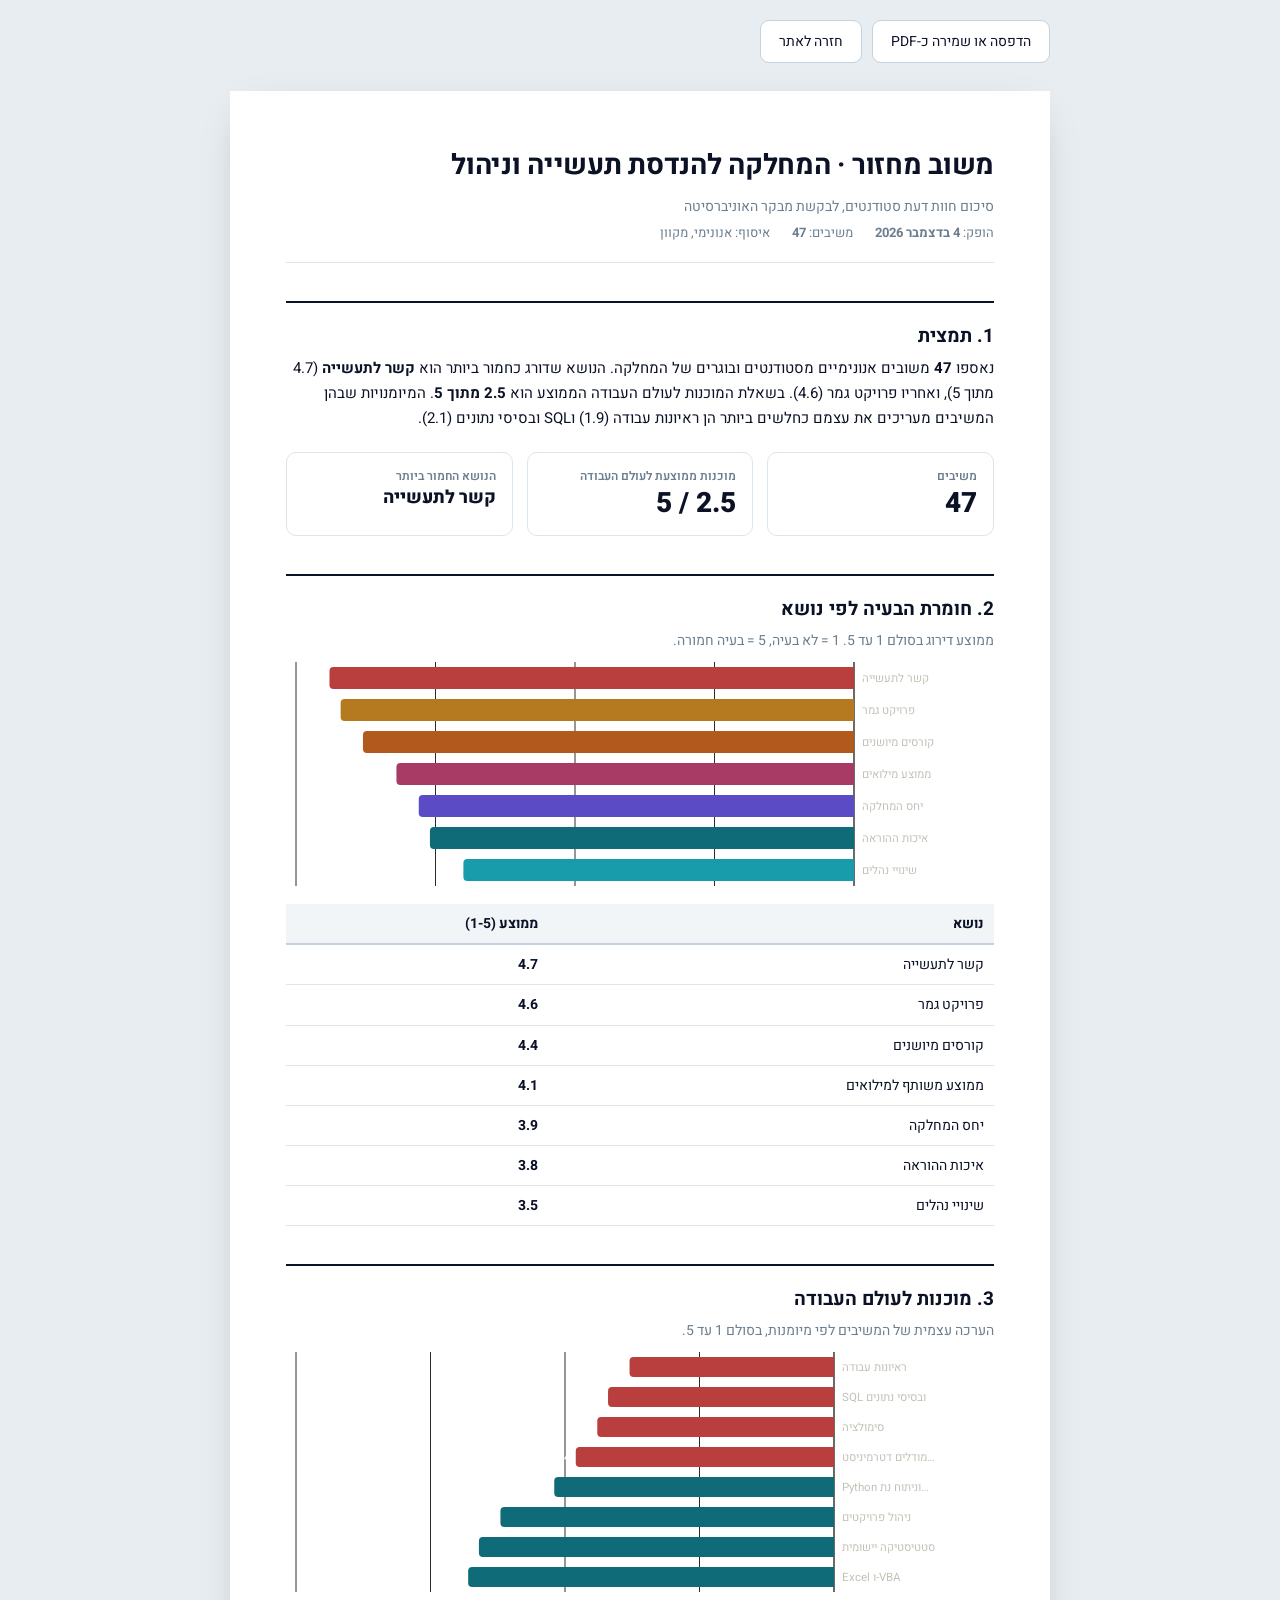
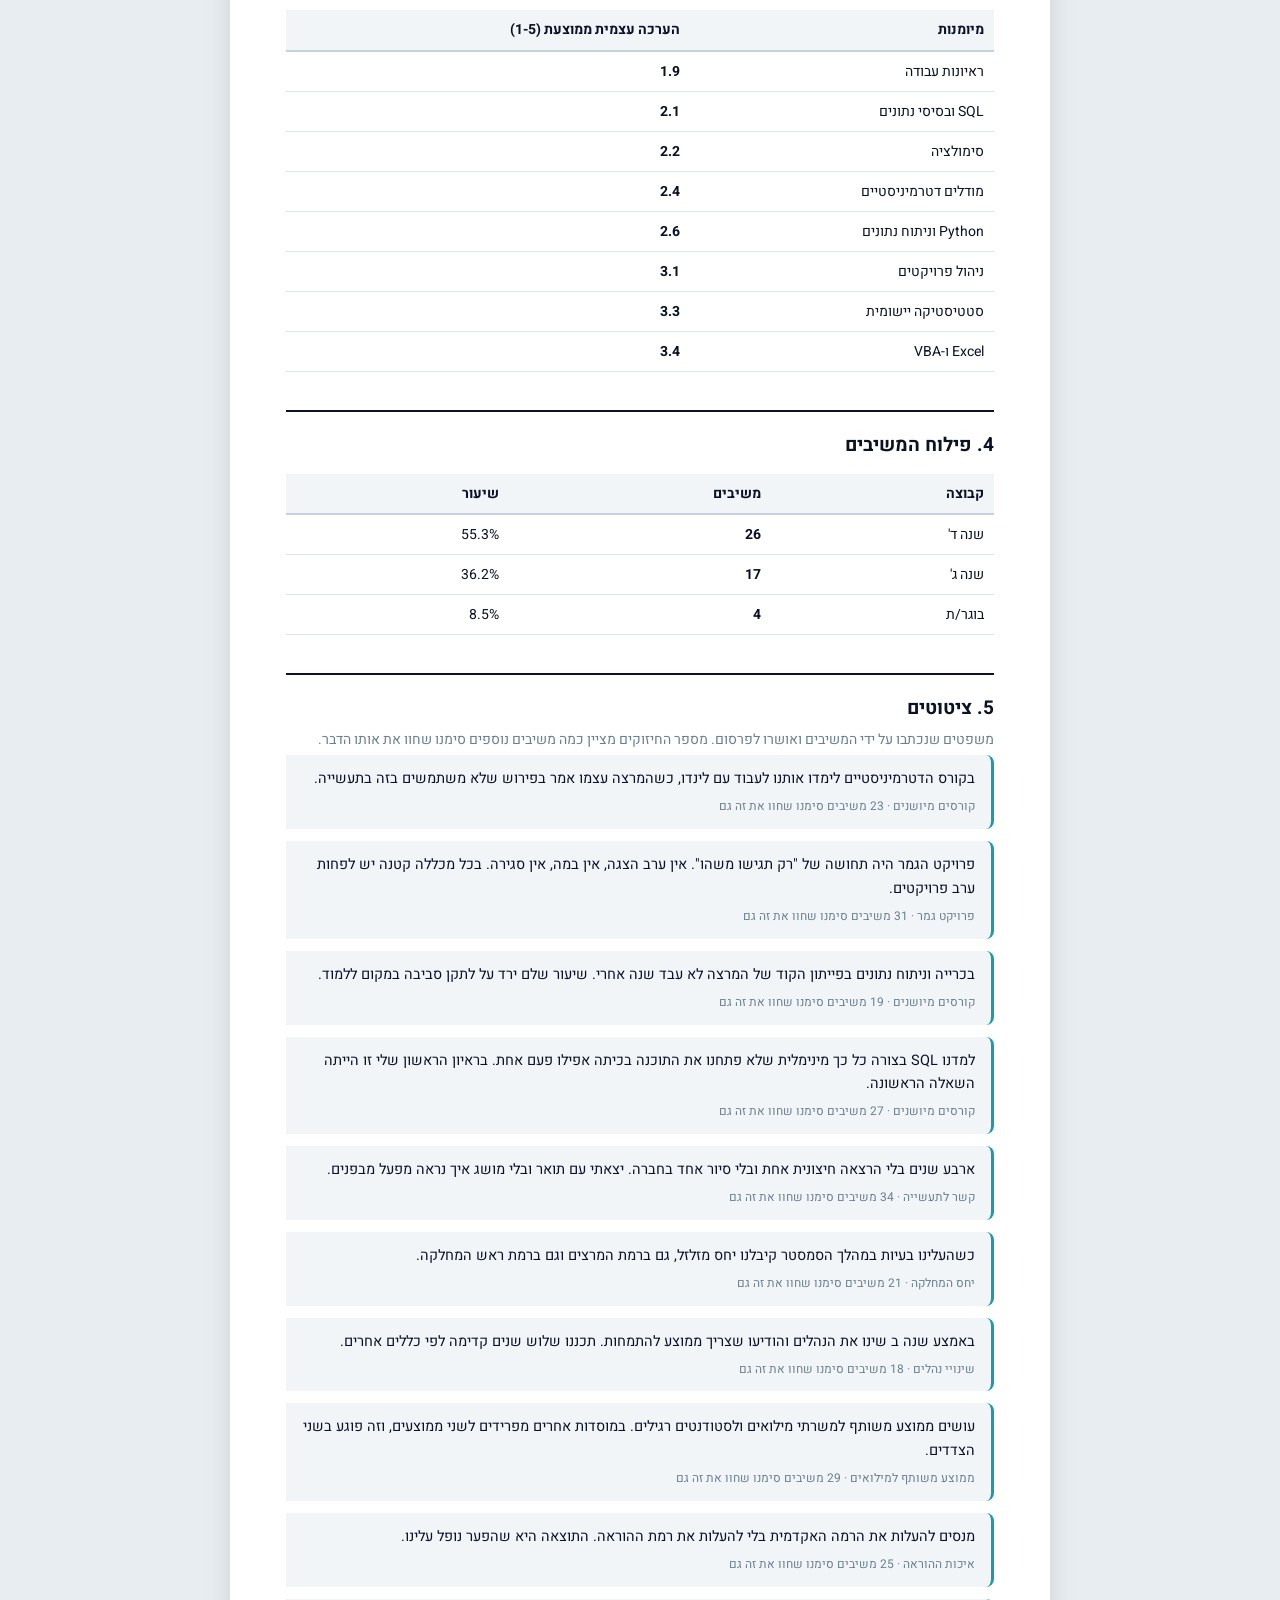
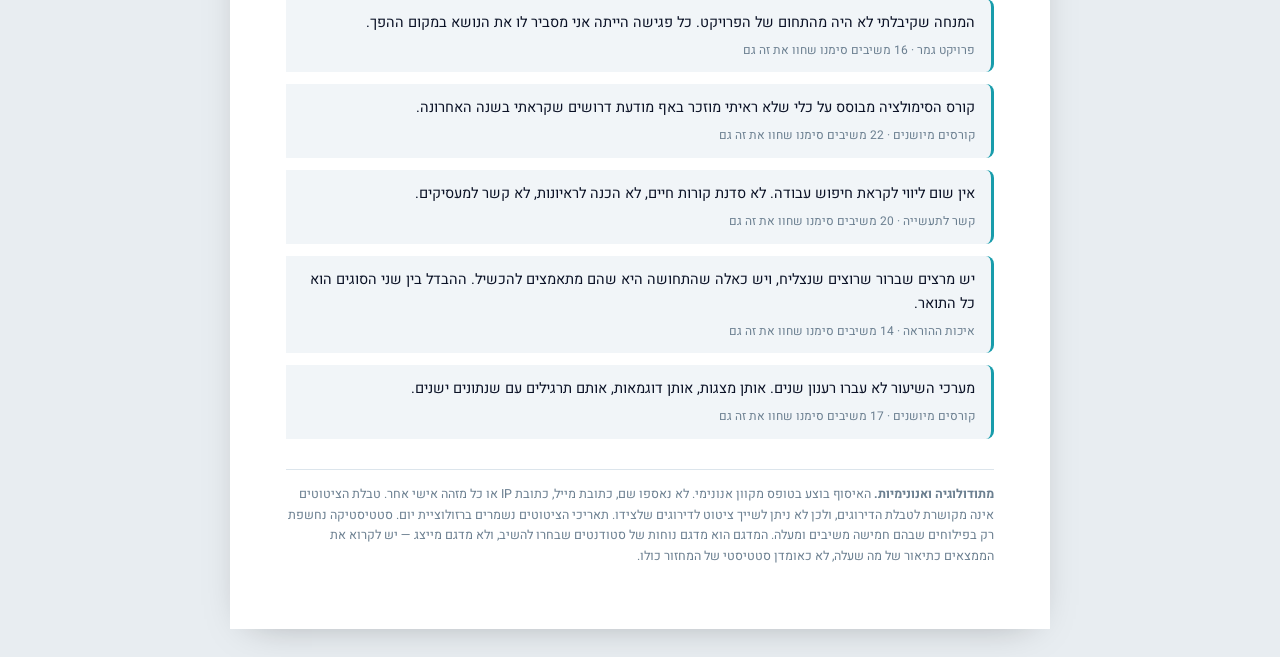
<file: mishov/report.html>
<!DOCTYPE html>
<html lang="he" dir="rtl">
<head>
<meta charset="UTF-8">
<meta name="viewport" content="width=device-width, initial-scale=1.0">
<title>דוח משוב מחזור · הנדסת תעשייה וניהול</title>
<meta name="robots" content="noindex">
<link rel="icon" href="data:image/svg+xml,<svg xmlns='http://www.w3.org/2000/svg' viewBox='0 0 100 100'><rect width='100' height='100' rx='22' fill='%23189CAB'/></svg>">
<link href="https://fonts.googleapis.com/css2?family=Heebo:wght@400;500;600;700;800&display=swap" rel="stylesheet">
<style>
/* מסמך בהיר. הטוקנים של charts.js מוגדרים כאן מחדש לערכים בהירים,
   כך שאותו מנוע תרשימים מייצר גרסה שמתאימה להדפסה. */
:root{
  --navy:#0B1226; --teal:#189CAB; --teal-deep:#0E6B77;
  --page:#ffffff; --surface:#ffffff; --surface-2:#F1F5F8;
  --ink:#0B1226; --ink-2:#3C4F63; --ink-3:#6B7F90;
  --hairline:#DCE5EC; --hairline-2:#C3D2DE;
  --accent:var(--teal);
  --s1:#0E6B77; --s2:#189CAB; --s3:#B5791F; --s4:#2F7D50;
  --s5:#5B4BC4; --s6:#B93E3E; --s7:#A83A66; --s8:#B25A1E;
  --good:#2F7D50; --critical:#B93E3E;
  --font:"Heebo","Segoe UI",system-ui,sans-serif;
}
*{box-sizing:border-box}
body{margin:0;background:#E8EDF1;color:var(--ink);font-family:var(--font);font-size:15px;line-height:1.65}
.sheet{max-width:820px;margin:28px auto;background:#fff;padding:52px 56px;
       box-shadow:0 10px 40px -20px rgba(0,0,0,.35)}
h1{font-size:28px;margin:0 0 6px;letter-spacing:-.01em}
h2{font-size:19px;margin:38px 0 4px;padding-top:18px;border-top:2px solid var(--navy)}
h3{font-size:15px;margin:22px 0 8px}
p{margin:0 0 10px}
.doc-sub{color:var(--ink-3);font-size:14px;margin-bottom:4px}
.doc-meta{display:flex;gap:22px;flex-wrap:wrap;font-size:13px;color:var(--ink-3);
          border-bottom:1px solid var(--hairline);padding-bottom:18px;margin-bottom:8px}
.kpis{display:grid;grid-template-columns:repeat(3,1fr);gap:14px;margin:22px 0}
.kbox{border:1px solid var(--hairline);border-radius:10px;padding:14px 16px}
.kbox .l{font-size:12px;color:var(--ink-3);font-weight:600}
.kbox .v{font-size:28px;font-weight:800;line-height:1.2}
table{width:100%;border-collapse:collapse;font-size:14px;margin:12px 0}
th{text-align:start;background:var(--surface-2);padding:8px 10px;font-weight:700;
   border-bottom:2px solid var(--hairline-2)}
td{padding:8px 10px;border-bottom:1px solid var(--hairline);font-variant-numeric:tabular-nums}
td.num{font-weight:700;text-align:start}
blockquote{margin:0 0 12px;padding:12px 16px;background:var(--surface-2);
           border-inline-start:3px solid var(--teal);border-radius:0 8px 8px 0;font-size:14.5px}
blockquote .src{display:block;margin-top:6px;font-size:12px;color:var(--ink-3)}
.note{font-size:12.5px;color:var(--ink-3);border-top:1px solid var(--hairline);padding-top:14px;margin-top:30px}
.chart-box{position:relative;width:100%}
.chart-box svg{display:block;width:100%;height:auto;direction:ltr}
.chart-box svg text{font-family:var(--font)}
.chart-empty{color:var(--ink-3);font-size:13px;text-align:center;padding:30px 0}
.legend{display:flex;flex-wrap:wrap;gap:6px 14px;margin:4px 0 6px}
.legend .lg{display:inline-flex;align-items:center;gap:6px;font-size:12px;color:var(--ink-2)}
.legend .sw{width:10px;height:10px;border-radius:3px;flex:0 0 10px}
.viz-tip{display:none}
.toolbar{max-width:820px;margin:20px auto 0;display:flex;gap:10px}
.toolbar button,.toolbar a{font-family:inherit;font-size:14px;padding:9px 18px;border-radius:9px;
  border:1px solid var(--hairline-2);background:#fff;color:var(--ink);cursor:pointer;text-decoration:none}
@media print{
  body{background:#fff}
  .sheet{margin:0;padding:0;box-shadow:none;max-width:none}
  .toolbar{display:none}
  h2{page-break-after:avoid}
  blockquote,table{page-break-inside:avoid}
}
</style>
</head>
<body>

<div class="toolbar">
  <button onclick="window.print()">הדפסה או שמירה כ-PDF</button>
  <a href="index.html">חזרה לאתר</a>
</div>

<article class="sheet">
  <h1>משוב מחזור · המחלקה להנדסת תעשייה וניהול</h1>
  <p class="doc-sub">סיכום חוות דעת סטודנטים, לבקשת מבקר האוניברסיטה</p>
  <div class="doc-meta">
    <span>הופק: <b id="mDate">—</b></span>
    <span>משיבים: <b id="mTotal">—</b></span>
    <span>איסוף: אנונימי, מקוון</span>
  </div>

  <h2>1. תמצית</h2>
  <p id="summary">—</p>

  <div class="kpis">
    <div class="kbox"><div class="l">משיבים</div><div class="v" id="kTotal">—</div></div>
    <div class="kbox"><div class="l">מוכנות ממוצעת לעולם העבודה</div><div class="v" id="kReady">—</div></div>
    <div class="kbox"><div class="l">הנושא החמור ביותר</div><div class="v" id="kWorst" style="font-size:18px">—</div></div>
  </div>

  <h2>2. חומרת הבעיה לפי נושא</h2>
  <p class="doc-sub">ממוצע דירוג בסולם 1 עד 5. 1 = לא בעיה, 5 = בעיה חמורה.</p>
  <div class="chart-box" id="rThemes"></div>
  <table id="tThemes"></table>

  <h2>3. מוכנות לעולם העבודה</h2>
  <p class="doc-sub">הערכה עצמית של המשיבים לפי מיומנות, בסולם 1 עד 5.</p>
  <div class="chart-box" id="rSkills"></div>
  <table id="tSkills"></table>

  <h2>4. פילוח המשיבים</h2>
  <table id="tCohorts"></table>

  <h2>5. ציטוטים</h2>
  <p class="doc-sub">
    משפטים שנכתבו על ידי המשיבים ואושרו לפרסום. מספר החיזוקים מציין כמה משיבים נוספים
    סימנו שחוו את אותו הדבר.
  </p>
  <div id="rQuotes"></div>

  <p class="note">
    <b>מתודולוגיה ואנונימיות.</b> האיסוף בוצע בטופס מקוון אנונימי. לא נאספו שם, כתובת מייל,
    כתובת IP או כל מזהה אישי אחר. טבלת הציטוטים אינה מקושרת לטבלת הדירוגים, ולכן לא ניתן
    לשייך ציטוט לדירוגים שלצידו. תאריכי הציטוטים נשמרים ברזולוציית יום. סטטיסטיקה נחשפת רק
    בפילוחים שבהם חמישה משיבים ומעלה. המדגם הוא מדגם נוחות של סטודנטים שבחרו להשיב, ולא
    מדגם מייצג — יש לקרוא את הממצאים כתיאור של מה שעלה, לא כאומדן סטטיסטי של המחזור כולו.
  </p>
</article>

<script src="js/config.js?v=1"></script>
<script src="js/charts.js?v=1"></script>
<script src="js/db.js?v=1"></script>
<script>
(function () {
  var C = window.CFG, Ch = window.Charts;
  function el(id) { return document.getElementById(id); }
  function esc(s) { return String(s).replace(/[&<>]/g, function (c) {
    return { '&': '&amp;', '<': '&lt;', '>': '&gt;' }[c]; }); }
  function cohortLabel(k) {
    var c = C.COHORTS.filter(function (x) { return x.key === k; })[0]; return c ? c.label : k;
  }

  el('mDate').textContent = new Date().toLocaleDateString('he-IL',
    { year: 'numeric', month: 'long', day: 'numeric' });

  Promise.all([window.DB.stats(), window.DB.approvedQuotes()]).then(function (r) {
    var st = r[0], qs = r[1] || [];
    if (!st) { el('summary').textContent = 'לא ניתן לטעון נתונים.'; return; }

    el('mTotal').textContent = st.total;
    el('kTotal').textContent = st.total;

    if (st.gated) {
      el('summary').textContent = 'נאספו ' + st.total + ' משובים. הסטטיסטיקה נפתחת מ-' +
        st.min_n + ' משיבים ומעלה כדי לשמור על אנונימיות.';
      return;
    }

    el('kReady').textContent = st.ready_avg != null ? Ch.fmt1(st.ready_avg) + ' / 5' : '—';

    var themes = C.THEMES.map(function (t) {
      return { key: t.key, label: t.label, short: t.short || t.label, v: Number(st.themes[t.key]) || 0 };
    }).sort(function (a, b) { return b.v - a.v; });
    el('kWorst').textContent = themes[0] ? themes[0].label : '—';

    var weak = C.SKILLS.map(function (s) {
      return { label: s.label, v: Number(st.skills[s.key]) || 0 };
    }).sort(function (a, b) { return a.v - b.v; });

    el('summary').innerHTML =
      'נאספו <b>' + st.total + '</b> משובים אנונימיים מסטודנטים ובוגרים של המחלקה. ' +
      'הנושא שדורג כחמור ביותר הוא <b>' + esc(themes[0].label) + '</b> (' + Ch.fmt1(themes[0].v) + ' מתוך 5), ' +
      'ואחריו ' + esc(themes[1].label) + ' (' + Ch.fmt1(themes[1].v) + '). ' +
      'בשאלת המוכנות לעולם העבודה הממוצע הוא <b>' + Ch.fmt1(st.ready_avg) + ' מתוך 5</b>. ' +
      'המיומנויות שבהן המשיבים מעריכים את עצמם כחלשים ביותר הן ' +
      esc(weak[0].label) + ' (' + Ch.fmt1(weak[0].v) + ') ו' + esc(weak[1].label) +
      ' (' + Ch.fmt1(weak[1].v) + ').';

    Ch.hbars(el('rThemes'), {
      items: themes.map(function (t, i) {
        return { label: t.short, value: t.v, color: ['#B93E3E','#B5791F','#B25A1E','#A83A66','#5B4BC4','#0E6B77','#189CAB'][i % 7] };
      }), max: 5, valueFmt: Ch.fmt1, labelWidth: 130, rowH: 32
    });

    el('tThemes').innerHTML = '<tr><th>נושא</th><th>ממוצע (1-5)</th></tr>' +
      themes.map(function (t) {
        return '<tr><td>' + esc(t.label) + '</td><td class="num">' + Ch.fmt1(t.v) + '</td></tr>';
      }).join('');

    Ch.hbars(el('rSkills'), {
      items: weak.map(function (s) {
        return { label: s.label, value: s.v, color: s.v < 2.5 ? '#B93E3E' : '#0E6B77' };
      }), max: 5, valueFmt: Ch.fmt1, labelWidth: 150, rowH: 30
    });

    el('tSkills').innerHTML = '<tr><th>מיומנות</th><th>הערכה עצמית ממוצעת (1-5)</th></tr>' +
      weak.map(function (s) {
        return '<tr><td>' + esc(s.label) + '</td><td class="num">' + Ch.fmt1(s.v) + '</td></tr>';
      }).join('');

    el('tCohorts').innerHTML = '<tr><th>קבוצה</th><th>משיבים</th><th>שיעור</th></tr>' +
      Object.keys(st.cohorts || {}).map(function (k) {
        return '<tr><td>' + esc(cohortLabel(k)) + '</td><td class="num">' + st.cohorts[k] +
               '</td><td>' + Ch.pctF(st.cohorts[k] / st.total * 100, 1) + '</td></tr>';
      }).join('');

    el('rQuotes').innerHTML = qs.length
      ? qs.map(function (q) {
          var t = C.THEMES.filter(function (x) { return x.key === q.theme; })[0];
          return '<blockquote>' + esc(q.body) +
            '<span class="src">' + (t ? esc(t.label) : 'כללי') +
            ' · ' + (q.endorsements || 0) + ' משיבים סימנו שחוו את זה גם</span></blockquote>';
        }).join('')
      : '<p class="doc-sub">אין ציטוטים מאושרים.</p>';
  });
})();
</script>
</body>
</html>
</file>
<file: css/style.css>
/* ===== תיק עבודות BI - עיצוב ===== */
:root {
  --page: #0f2621;
  --surface: #15322b;
  --surface-2: #1c3d35;
  --ink: #eef3ef;
  --ink-2: #c3d4cb;
  --ink-3: #8ea69b;
  --grid: #23453c;
  --hairline: rgba(214, 231, 222, 0.10);
  --hairline-2: rgba(214, 231, 222, 0.18);
  --s1: #b98a00;
  --s2: #bf5884;
  --s3: #73a434;
  /* s4/critical הובהרו כדי לעבור 4.5:1 מול הרקע (היו 3.93 ו-4.05) */
  --s4: #059eb1;
  --s5: #d15d4d;
  --s6: #17a478;
  --s7: #b66100;
  --s8: #008e89;
  --good: #0ca30c;
  --critical: #e05555;
  --radius: 14px;
  --radius-s: 10px;
  --ease-out: cubic-bezier(.2, .8, .2, 1);
  --font: "Rubik", "Heebo", "Segoe UI", system-ui, -apple-system, "Helvetica Neue", Arial, sans-serif;
}

* { box-sizing: border-box; margin: 0; padding: 0; }
html { scroll-behavior: smooth; overflow-x: clip; }
body {
  font-family: var(--font);
  background: var(--page);
  color: var(--ink);
  line-height: 1.55;
}
a { color: inherit; }
button { font-family: inherit; cursor: pointer; }

/* ---------- ניווט עליון ---------- */
.topnav {
  position: sticky; top: 0; z-index: 50;
  display: flex; align-items: center; gap: 18px;
  padding: 12px 28px;
  background: rgba(15, 38, 33, 0.82);
  backdrop-filter: blur(12px);
  border-bottom: 1px solid var(--hairline);
}
.topnav .brand { font-weight: 700; font-size: 16px; letter-spacing: 0.2px; }
.topnav .brand span { color: var(--s1); }
.topnav nav { display: flex; gap: 4px; margin-inline-start: auto; }
.topnav nav a {
  text-decoration: none; color: var(--ink-2); font-size: 14px;
  padding: 7px 12px; border-radius: 8px;
  transition: color 0.15s ease, background 0.15s ease, transform 0.1s ease-out;
}
.topnav nav a:hover { color: var(--ink); background: var(--surface-2); }
.topnav nav a:active { transform: scale(0.96); }
.contact-menu { position: relative; }
.contact-toggle {
  background: none; border: none; font: inherit;
  text-decoration: none; color: var(--ink-2); font-size: 14px;
  padding: 7px 12px; border-radius: 8px;
  transition: color 0.15s ease, background 0.15s ease, transform 0.1s ease-out;
}
.contact-toggle:hover, .contact-toggle[aria-expanded="true"] { color: var(--ink); background: var(--surface-2); }
.contact-toggle:active { transform: scale(0.96); }
.contact-options {
  position: absolute; top: calc(100% + 6px); inset-inline-end: 0;
  display: flex; flex-direction: column; min-width: 200px;
  background: var(--surface-2); border: 1px solid var(--hairline-2);
  border-radius: 10px; padding: 6px; box-shadow: 0 8px 24px rgba(0, 0, 0, 0.35);
  z-index: 60;
}
.contact-options[hidden] { display: none; }
.contact-options a, .contact-options button {
  display: block; width: 100%; text-align: right; background: none; border: none; font: inherit;
  color: var(--ink-2); text-decoration: none; padding: 9px 10px; border-radius: 6px; font-size: 13.5px;
}
.contact-options a:hover, .contact-options button:hover { color: var(--ink); background: var(--surface); }

/* ---------- באנר "שמח לראות אותך שוב" (מבקר חוזר) ---------- */






@keyframes wbIn { from { opacity: 0; transform: translateY(-8px); } to { opacity: 1; transform: none; } }

/* ---------- Hero ---------- */








.btn {
  display: inline-flex; align-items: center; gap: 8px;
  padding: 11px 22px; border-radius: 10px; font-size: 15px; font-weight: 600;
  border: 1px solid var(--hairline-2); background: var(--surface); color: var(--ink);
  text-decoration: none;
  transition: background 0.15s ease, transform 0.12s var(--ease-out);
}
.btn:hover { background: var(--surface-2); transform: translateY(-1px); }
.btn:active { transform: scale(0.97); }
.btn:hover:active { transform: translateY(-1px) scale(0.97); }
/* s1 המקורי מול טקסט לבן היה 3.6:1, וה-hover הבהיר עוד יותר ירד ל-3:1 - שניהם מתחת ל-AA.
   מכהים את שניהם, עם ה-hover כהה מעט יותר מהבסיס (התכהות בלחיצה/הובר, לא הבהרה) */
.btn.primary { background: color-mix(in srgb, var(--s1) 82%, black); border-color: transparent; }
.btn.primary:hover { background: color-mix(in srgb, var(--s1) 70%, black); }

/* ---------- כרטיס אזהרת נתונים ---------- */
.data-note {
  max-width: 860px; margin: 0 auto 8px; padding: 14px 20px;
  display: flex; gap: 12px; align-items: flex-start;
  background: rgba(240, 193, 75, 0.08); border: 1px solid rgba(240, 193, 75, 0.35);
  border-radius: var(--radius-s); color: var(--ink-2); font-size: 13.5px;
}
.data-note .ic { font-size: 17px; line-height: 1.3; }
.data-note b { color: var(--ink); }

/* ---------- סקשנים ---------- */
section.block { max-width: 1120px; margin: 0 auto; padding: 92px 28px; }
@media (max-width: 700px) { section.block { padding: 60px 22px; } }

/* חוצץ עדין בין המקטעים: קו שנמוג לשני הצדדים, לא border קשיח מקצה לקצה.
   ה-hero פותח את העמוד ולכן לא מקבל קו מעליו. */
#page-home > section:not(.hero2) { position: relative; }
#page-home > section:not(.hero2)::before {
  content: ''; position: absolute; top: 0; left: 50%; transform: translateX(-50%);
  /* רוחב יחסי לחלון ולא להורה, כדי שכל החוצצים יהיו באותו אורך
     למרות שהמקטעים עצמם ברוחבים שונים */
  width: min(1064px, calc(100vw - 56px)); height: 1px; pointer-events: none;
  background: linear-gradient(to left, transparent, var(--hairline-2) 22%, var(--hairline-2) 78%, transparent);
}
.section-head { margin-bottom: 34px; }
.section-head h2 { font-size: clamp(24px, 3.4vw, 34px); font-weight: 800; }
/* 58ch: מעל ~75 תווים לשורה הקריאות בעברית יורדת */
.section-head p { color: var(--ink-2); margin-top: 10px; max-width: 58ch; }

/* ---------- אודות + כישורים ---------- */
.section-head .hl { color: var(--ink); font-weight: 600; }
.skills-open-btn { margin-top: 22px; }

/* חלון "כלים וטכנולוגיות" (dialog אמיתי, נפתח מהכפתור) */
dialog.skills-modal {
  position: fixed; inset: 0; margin: auto;
  background: var(--surface); color: var(--ink);
  border: 1px solid var(--hairline-2); border-radius: var(--radius);
  padding: 26px; width: min(720px, 92vw); max-height: 82vh; overflow: auto;
  box-shadow: 0 30px 70px -20px rgba(0, 0, 0, 0.7);
  scrollbar-width: thin; scrollbar-color: var(--hairline-2) transparent;
}
dialog.skills-modal::-webkit-scrollbar { width: 8px; }
dialog.skills-modal::-webkit-scrollbar-track { background: transparent; }
dialog.skills-modal::-webkit-scrollbar-thumb { background: var(--hairline-2); border-radius: 8px; }
dialog.skills-modal::-webkit-scrollbar-thumb:hover { background: var(--ink-3); }
dialog.skills-modal::backdrop { background: rgba(0, 0, 0, 0.62); backdrop-filter: blur(2px); }
.skills-modal-head { display: flex; align-items: center; justify-content: space-between; margin-bottom: 20px; }
.skills-modal-head h3 { font-size: 18px; font-weight: 800; }
.skills-modal-close {
  width: 32px; height: 32px; border-radius: 50%; flex: 0 0 auto;
  background: var(--surface-2); border: 1px solid var(--hairline); color: var(--ink-2);
  font-size: 14px; display: grid; place-items: center;
  transition: color 0.15s ease, border-color 0.15s ease, transform 0.1s ease-out;
}
.skills-modal-close:hover { color: var(--ink); border-color: var(--hairline-2); }
.skills-modal-close:active { transform: scale(0.9); }
.skills-groups { display: grid; grid-template-columns: repeat(auto-fit, minmax(210px, 1fr)); gap: 24px 28px; }
.skills-groups h3 { font-size: 15px; margin-bottom: 14px; color: var(--ink); }
.chips { display: flex; flex-wrap: wrap; gap: 8px; }
.chip {
  font-size: 13px; padding: 6px 12px; border-radius: 999px;
  background: var(--surface-2); border: 1px solid var(--hairline); color: var(--ink-2);
}
.chip.main { border-color: rgba(240, 193, 75, 0.5); color: #9ec5f4; background: rgba(240, 193, 75, 0.1); }

/* ---------- גריד פרויקטים ---------- */
.projects-grid {
  display: grid; grid-template-columns: repeat(auto-fill, minmax(320px, 1fr)); gap: 20px;
}
.proj-card {
  position: relative; text-align: start; text-decoration: none;
  background: var(--surface); border: 1px solid var(--hairline);
  border-radius: var(--radius); padding: 26px 24px; color: var(--ink);
  display: flex; flex-direction: column; gap: 16px;
  transition: transform 0.25s cubic-bezier(.2,.8,.2,1), border-color 0.25s, box-shadow 0.25s, background 0.25s;
  box-shadow: 0 14px 32px -26px rgba(0, 0, 0, 0.7);
  overflow: hidden;
  animation: cardIn 320ms var(--ease-out) both;
}
@keyframes cardIn { from { opacity: 0; transform: translateY(8px); } to { opacity: 1; transform: none; } }
.proj-card:nth-child(1) { animation-delay: 0ms; }
.proj-card:nth-child(2) { animation-delay: 40ms; }
.proj-card:nth-child(3) { animation-delay: 80ms; }
.proj-card:nth-child(4) { animation-delay: 120ms; }
.proj-card:nth-child(5) { animation-delay: 160ms; }
.proj-card:nth-child(n+6) { animation-delay: 200ms; }
.proj-card::before {
  content: ""; position: absolute; inset: 0 0 auto 0; height: 3px;
  background: linear-gradient(90deg, var(--accent, var(--s1)), transparent 85%);
}
.proj-card:hover {
  transform: translateY(-6px);
  border-color: color-mix(in srgb, var(--accent, var(--s1)) 45%, var(--hairline-2));
  box-shadow: 0 24px 48px -20px rgba(0, 0, 0, 0.85);
  background: var(--surface-2);
}
.proj-card .head { display: flex; align-items: center; gap: 14px; }
.proj-card h3 { font-size: 18px; font-weight: 700; margin-top: 3px; letter-spacing: -0.1px; }
/* היה text-transform:uppercase על משפט שלם (33-34 תווים) - פוגע בקריאות, במיוחד בעברית/שמות מותג מעורבים */
.proj-card .theme { font-size: 11.5px; color: var(--accent, var(--s1)); font-weight: 700; letter-spacing: 0.2px; }
.proj-card .orig { font-size: 11.5px; color: var(--ink-3); display: flex; align-items: center; gap: 6px; }
.proj-card .orig::before { content: ""; width: 4px; height: 4px; border-radius: 50%; background: var(--ink-3); flex: none; }
.proj-card .desc { color: var(--ink-2); font-size: 14px; line-height: 1.7; flex: 1; }
.proj-card .tags { display: flex; flex-wrap: wrap; gap: 7px; }
.proj-card .tags span {
  font-size: 11px; color: var(--ink-2); background: var(--surface-2);
  border: 1px solid var(--hairline); padding: 5px 10px; border-radius: 100px;
  transition: border-color 0.25s;
}
.proj-card:hover .tags span { border-color: var(--hairline-2); }
.proj-card .open {
  margin-top: 6px; display: inline-flex; align-items: center; gap: 6px;
  color: var(--accent, var(--s1)); font-size: 13.5px; font-weight: 700;
  padding: 10px 16px; border-radius: 10px;
  background: color-mix(in srgb, var(--accent, var(--s1)) 10%, transparent);
  border: 1px solid color-mix(in srgb, var(--accent, var(--s1)) 25%, transparent);
  transition: background 0.25s, border-color 0.25s;
}
.proj-card:hover .open {
  background: color-mix(in srgb, var(--accent, var(--s1)) 20%, transparent);
  border-color: color-mix(in srgb, var(--accent, var(--s1)) 50%, transparent);
}
.proj-card .open .arr { transition: transform 0.18s; display: inline-block; }
.proj-card:hover .open .arr { transform: translateX(-4px); }

/* ---------- שירותים ---------- */










/* אייקון בגודל הכותרת עצמה, בלי מסגרת עיגול - לא tile נפרד */








/* גרסה מצומצמת לתצוגה המקדימה בעמוד הבית - כותרת ומשפט אחד, בלי תגיות */



/* ---------- הסמכות ---------- */
/* max-width כדי שההסמכות ימלאו את השורה שלהן במקום להשאיר חצי סקשן ריק.
   הוספת הסמכה שלישית פשוט תגלוש לשורה שנייה. */
.cert-grid {
  display: grid; grid-template-columns: repeat(auto-fill, minmax(260px, 1fr));
  gap: 16px; max-width: 760px;
}
.cert-card {
  display: flex; align-items: center; gap: 14px;
  background: var(--surface); border: 1px solid var(--hairline);
  border-radius: var(--radius-s); padding: 16px 18px;
  text-decoration: none; color: inherit; transition: border-color 0.2s, background 0.2s;
}
a.cert-card:hover { border-color: var(--hairline-2); background: var(--surface-2); }
.cert-card .ic { font-size: 24px; line-height: 1; flex: 0 0 auto; }
.cert-card .name { font-size: 14px; font-weight: 700; color: var(--ink); }
.cert-card .issuer { font-size: 12.5px; color: var(--ink-3); margin-top: 2px; }
/* כרטיס ממתין לתוכן אמיתי - לא בודים תעודה, מסמנים חזותית שזה בדרך */
.cert-card.pending { border-style: dashed; border-color: var(--hairline-2); background: transparent; }
.cert-card.pending .name { color: var(--ink-2); }

/* ---------- שורת סטטוס בהירו ---------- */




/* ---------- אודות: תמונה + טקסט ---------- */
.about-lead { display: flex; gap: 24px; align-items: flex-start; margin-bottom: 26px; }
.about-photo {
  flex: 0 0 132px; width: 132px; height: 132px;
  border-radius: var(--radius); object-fit: cover;
  border: 1px solid var(--hairline-2);
}
/* אם הקובץ עוד לא הועלה, הטקסט פשוט תופס את כל הרוחב במקום להשאיר חור */
.about-lead.no-photo .about-photo { display: none; }
.about-text { min-width: 0; }
.about-text p { color: var(--ink-2); max-width: 68ch; }
.about-text p + p { margin-top: 12px; }
@media (max-width: 640px) {
  .about-lead { flex-direction: column; gap: 16px; }
}

/* ---------- סגירת עמוד השירותים ---------- */





/* ---------- רמז אינטראקטיביות בדשבורד ---------- */
.dash-hint {
  display: flex; align-items: center; gap: 11px;
  margin: 0 0 14px; padding: 11px 16px;
  background: color-mix(in srgb, var(--s1) 11%, var(--surface));
  border: 1px solid color-mix(in srgb, var(--s1) 38%, var(--hairline-2));
  border-radius: var(--radius-s);
  color: var(--ink); font-size: 14.5px;
}
.dash-hint[hidden] { display: none; }
.dash-hint .ic { font-size: 17px; line-height: 1; }
.dash-hint .tx { flex: 1; }
.dash-hint .hint-close {
  background: none; border: none; color: var(--ink-3);
  font-size: 14px; line-height: 1; border-radius: 6px;
  width: 44px; height: 44px; display: grid; place-items: center;
  flex: 0 0 44px; margin-block: -11px;
}
.dash-hint .hint-close:hover { color: var(--ink); background: var(--surface-2); }


/* ---------- תצוגה מקדימה של פרויקטים/שירותים בעמוד הבית ---------- */
.teaser-more { margin-top: 24px; text-align: center; }
.section-more-link {
  display: inline-flex; align-items: center; gap: 6px;
  color: var(--s1); font-size: 14px; font-weight: 700; text-decoration: none;
  padding: 12px 22px; border-radius: 999px;
  background: color-mix(in srgb, var(--s1) 12%, transparent);
  border: 1px solid color-mix(in srgb, var(--s1) 30%, transparent);
  transition: background 0.2s, border-color 0.2s, transform 0.2s;
}
.section-more-link:hover {
  background: color-mix(in srgb, var(--s1) 22%, transparent);
  border-color: color-mix(in srgb, var(--s1) 55%, transparent);
  transform: translateY(-2px);
}

/* ---------- עמוד הפרויקטים המלא ---------- */
.projects-page .projects-intro { color: var(--ink-2); font-size: 14px; line-height: 1.7; max-width: 72ch; margin: 4px 0 20px; }

/* ---------- תהליך עבודה ---------- */
.process-step {
  background: var(--surface); border: 1px solid var(--hairline);
  border-radius: var(--radius); padding: 20px;
}
.process-step .num { font-size: 13px; font-weight: 800; color: var(--s1); }
.process-step h3 { font-size: 15.5px; margin: 8px 0 6px; }
.process-step p { font-size: 13px; color: var(--ink-2); }

/* ---------- קרוסלה (תלת-ממד, כרטיס במרכז) ---------- */
.process-step:hover { border-color: var(--hairline-2); }
.carousel {
  --card-w: min(300px, 86vw); --gap: 18px;
  display: flex; flex-direction: column; gap: 14px;
  overflow: hidden;
  -webkit-mask-image: linear-gradient(to right, transparent, #000 6%, #000 94%, transparent);
  mask-image: linear-gradient(to right, transparent, #000 6%, #000 94%, transparent);
}
.carousel-track {
  display: flex; gap: var(--gap); padding: 14px 0;
  cursor: grab; user-select: none; will-change: transform;
}
.carousel-track.dragging { cursor: grabbing; }
.carousel-track > * {
  flex: 0 0 auto; width: var(--card-w);
  transition: box-shadow 0.2s, border-color 0.2s;
}
/* פקד עצירה: hover לבדו לא מספיק, במגע ובמקלדת אין דרך אחרת לעצור כדי לקרוא */
.carousel-toggle {
  align-self: flex-start;
  min-width: 44px; min-height: 44px;
  display: inline-grid; place-items: center;
  background: var(--surface); color: var(--ink-2);
  border: 1px solid var(--hairline-2); border-radius: var(--radius-s);
  font-size: 12px; line-height: 1;
}
.carousel-toggle:hover { background: var(--surface-2); color: var(--ink); }
.carousel-toggle:focus-visible { outline: 2px solid var(--s1); outline-offset: 2px; }

/* ---------- פוטר ---------- */
footer {
  border-top: 1px solid var(--hairline); margin-top: 40px;
  padding: 40px 28px 60px; text-align: center; color: var(--ink-3); font-size: 13.5px;
}
footer .links { display: flex; gap: 18px; justify-content: center; margin-bottom: 14px; }
footer .links a, footer .links button { color: var(--ink-2); text-decoration: none; background: none; border: none; font: inherit; }
footer .links a:hover, footer .links button:hover { color: var(--ink); }
/* ---------- ווידג'ט מבקרים חי (אחרי ה-Hero) ---------- */


.live-badge {
  display: inline-flex; align-items: center; gap: 7px;
  background: color-mix(in srgb, var(--s1) 14%, var(--surface-2));
  border: 1px solid color-mix(in srgb, var(--s1) 35%, transparent);
  border-radius: 100px; padding: 5px 12px;
}





/* חובה: display המפורש למעלה גובר על [hidden] של דפדפן, ובלעדי השורה הזו
   הסתרת המספרים עד הסף פשוט לא עובדת */
















/* ============================================================
   עמוד דשבורד
   ============================================================ */
.page { display: none; }
.page.active {
  display: block;
  opacity: 1;
  transition: opacity 200ms var(--ease-out), display 200ms allow-discrete;
  @starting-style { opacity: 0; }
}

.dash-wrap { max-width: 1240px; margin: 0 auto; padding: 22px 20px 80px; }

.dash-head {
  display: flex; align-items: center; gap: 14px; flex-wrap: wrap;
  padding: 6px 0 16px;
}
.back-btn {
  display: inline-flex; align-items: center; gap: 7px;
  background: var(--surface); border: 1px solid var(--hairline-2);
  color: var(--ink-2); border-radius: 10px; padding: 8px 15px; font-size: 13.5px;
  text-decoration: none;
  transition: color 0.15s ease, background 0.15s ease, transform 0.1s ease-out;
}
.back-btn:hover { color: var(--ink); background: var(--surface-2); }
.back-btn:active { transform: scale(0.96); }
.dash-head .title-box h1 { font-size: clamp(19px, 3vw, 26px); font-weight: 800; }
.dash-head .title-box .sub { font-size: 13px; color: var(--ink-3); }
.dash-head .badge {
  margin-inline-start: auto;
  font-size: 12px; padding: 6px 13px; border-radius: 999px;
  background: rgba(240, 193, 75, 0.12); border: 1px solid rgba(240, 193, 75, 0.4); color: #eda100;
  white-space: nowrap;
}

/* פאנל "על הפרויקט" */
.about-proj {
  background: var(--surface); border: 1px solid var(--hairline);
  border-radius: var(--radius); margin-bottom: 18px; overflow: hidden;
}
.about-proj summary {
  list-style: none; cursor: pointer; padding: 14px 20px;
  display: flex; align-items: center; gap: 10px;
  font-weight: 700; font-size: 14.5px; color: var(--ink);
}
.about-proj summary::-webkit-details-marker { display: none; }
/* התווית חייבת לכווץ/לעטוף בעצמה, אחרת ה-flex גולש מהקופסה ברוחבים צרים */
.about-proj summary .label { flex: 1; min-width: 0; }
.about-proj summary .tw { margin-inline-start: auto; transition: transform 0.2s; color: var(--ink-3); flex: 0 0 auto; }
.about-proj[open] summary .tw { transform: rotate(180deg); }
.about-proj .body {
  padding: 4px 20px 20px;
  display: grid; grid-template-columns: repeat(auto-fit, minmax(240px, 1fr)); gap: 18px;
}
.about-proj .col h3 { font-size: 13px; color: var(--accent, var(--s1)); margin-bottom: 6px; }
.about-proj .col p, .about-proj .col li { font-size: 13px; color: var(--ink-2); }
.about-proj .col ul { padding-inline-start: 18px; }
.about-proj .impact {
  grid-column: 1 / -1;
  font-size: 13px; color: var(--ink-2); line-height: 1.6;
  padding: 12px 14px; border-radius: 10px;
  background: color-mix(in srgb, var(--accent, var(--s1)) 8%, transparent);
  border-inline-start: 3px solid var(--accent, var(--s1));
}

/* טאבים של דשבורד */
.dash-tabs { display: flex; gap: 6px; flex-wrap: wrap; margin-bottom: 16px; }
.dash-tabs button {
  background: var(--surface); border: 1px solid var(--hairline);
  color: var(--ink-2); font-size: 13.5px; font-weight: 600;
  padding: 9px 18px; border-radius: 10px;
  transition: color 0.15s ease, background 0.15s ease, border-color 0.15s ease, transform 0.1s ease-out;
}
.dash-tabs button:hover { color: var(--ink); }
.dash-tabs button:active { transform: scale(0.96); }
.dash-tabs button.active {
  background: color-mix(in srgb, var(--accent, var(--s1)) 16%, var(--surface));
  border-color: color-mix(in srgb, var(--accent, var(--s1)) 55%, transparent);
  color: var(--ink);
}
.dash-view { display: none; }
.dash-view.active { display: block; }

/* סרגל סלייסרים */
.slicer-bar {
  display: flex; gap: 16px; flex-wrap: wrap; align-items: flex-end;
  background: var(--surface); border: 1px solid var(--hairline);
  border-radius: var(--radius); padding: 14px 18px; margin-bottom: 16px;
}
.slicer { display: flex; flex-direction: column; gap: 6px; }
.slicer label { font-size: 11.5px; color: var(--ink-3); font-weight: 600; }
.seg { display: flex; flex-wrap: wrap; gap: 5px; }
.seg button {
  background: var(--surface-2); border: 1px solid var(--hairline);
  color: var(--ink-2); font-size: 12.5px; padding: 6px 12px; border-radius: 8px; transition: 0.13s;
}
.seg button:hover { color: var(--ink); border-color: var(--hairline-2); }
.seg button.on {
  background: color-mix(in srgb, var(--accent, var(--s1)) 22%, var(--surface-2));
  border-color: color-mix(in srgb, var(--accent, var(--s1)) 60%, transparent);
  color: var(--ink); font-weight: 600;
}
.slicer select {
  background: var(--surface-2); color: var(--ink); border: 1px solid var(--hairline-2);
  border-radius: 8px; padding: 7px 10px; font-size: 13px; font-family: inherit; min-width: 150px;
}
.slicer-bar .clear-f {
  margin-inline-start: auto; background: none; border: none;
  color: var(--ink-3); font-size: 12.5px; text-decoration: underline;
}
.slicer-bar .clear-f:hover { color: var(--ink); }

/* דף הבית כדשבורד: סלייסר פרויקטים, מונה, חותמת רענון, קריצה */
.home-slicer { margin-bottom: 22px; }
.home-slicer .showing { margin-inline-start: auto; align-self: center; font-size: 12.5px; color: var(--ink-3); }
.section-head .wink { display: block; margin-top: 10px; font-size: 13.5px; color: var(--ink-3); }

/* גריד אריחים */
.tiles { display: grid; gap: 14px; grid-template-columns: repeat(12, 1fr); }
.tile {
  background: var(--surface); border: 1px solid var(--hairline);
  border-radius: var(--radius); padding: 16px 18px; min-width: 0;
}
.tile .t-head { display: flex; align-items: baseline; gap: 8px; margin-bottom: 8px; }
.tile h3 { font-size: 13.5px; font-weight: 700; color: var(--ink); }
.tile .t-sub { font-size: 11.5px; color: var(--ink-3); }
.tile .t-actions { margin-inline-start: auto; display: flex; gap: 4px; }
.tile .t-actions button {
  /* ink-3 על surface-2 היה 4.4:1 - מתחת ל-AA. ink-2 עובר */
  background: var(--surface-2); border: 1px solid var(--hairline); color: var(--ink-2);
  font-size: 11px; padding: 3px 9px; border-radius: 6px;
}
.tile .t-actions button.on { color: var(--ink); border-color: var(--hairline-2); background: var(--grid); }

.col-3 { grid-column: span 3; } .col-4 { grid-column: span 4; }
.col-6 { grid-column: span 6; } .col-8 { grid-column: span 8; }
.col-12 { grid-column: span 12; }
@media (max-width: 980px) {
  .col-3 { grid-column: span 6; } .col-4 { grid-column: span 6; }
  .col-6, .col-8 { grid-column: span 12; }
}
@media (max-width: 620px) {
  .col-3, .col-4 { grid-column: span 12; }
}

/* KPI */
.kpi { display: flex; flex-direction: column; gap: 2px; justify-content: center; }
.kpi .k-label { font-size: 12.5px; color: var(--ink-3); font-weight: 600; }
.kpi .k-value { font-size: clamp(26px, 3vw, 34px); font-weight: 800; line-height: 1.15; }
.kpi .k-sub { font-size: 12px; color: var(--ink-2); }
.kpi .k-sub .up { color: var(--good); font-weight: 700; }
.kpi .k-sub .down { color: var(--critical); font-weight: 700; }
.kpi.accented .k-value { color: var(--accent, var(--s1)); }

/* מקרא */
.legend { display: flex; flex-wrap: wrap; gap: 6px 14px; margin: 4px 0 6px; }
.legend .lg { display: inline-flex; align-items: center; gap: 6px; font-size: 12px; color: var(--ink-2); }
.legend .sw { width: 10px; height: 10px; border-radius: 3px; flex: 0 0 10px; }

/* טבלה */
.viz-table-wrap { overflow: auto; max-height: 340px; border-radius: 8px; }
/* סימון שהטבלה נגללת לצדדים: פס מתמוסס בקצה + שורת עזר, רק כשבאמת יש גלישה */
.viz-table-scroll { position: relative; }
.viz-table-scroll::after {
  content: ''; position: absolute; inset-block: 0; inset-inline-start: 0; width: 46px;
  background: linear-gradient(to right, var(--surface), transparent);
  pointer-events: none; opacity: 0; transition: opacity 0.2s;
}
[dir="rtl"] .viz-table-scroll::after { background: linear-gradient(to left, var(--surface), transparent); }
.viz-table-scroll.is-overflowing::after { opacity: 1; }
.viz-table-hint {
  display: none; margin-top: 6px; font-size: 11.5px; color: var(--ink-3);
}
.viz-table-scroll.is-overflowing + .viz-table-hint { display: block; }

.contact-actions { display: flex; gap: 12px; flex-wrap: wrap; }
.contact-actions .btn { font-size: 15px; }

/* טבעת פוקוס על אלמנטי SVG לחיצים (פלחי דונאט, מוטות, רצועות hit) */
svg [role="button"]:focus { outline: none; }
svg [role="button"]:focus-visible {
  outline: 2px solid var(--s1); outline-offset: 1px;
}
.viz-table th:focus-visible { outline: 2px solid var(--s1); outline-offset: -2px; }
.legend .lg[role="button"]:focus-visible, [data-k][role="button"]:focus-visible {
  outline: 2px solid var(--s1); outline-offset: 2px; border-radius: 6px;
}

/* דילוג לתוכן: מוסתר עד שמגיעים אליו ב-Tab */
.skip-link {
  position: absolute; inset-inline-start: 50%; transform: translate(50%, -140%);
  z-index: 100;
  /* s1 המקורי מול טקסט לבן נותן רק 3.6:1 - מכהים ל-8:1+ כדי לעבור WCAG AA */
  background: color-mix(in srgb, var(--s1) 60%, black); color: #fff; text-decoration: none;
  padding: 10px 18px; border-radius: 0 0 10px 10px; font-size: 14px; font-weight: 600;
  transition: transform 0.15s;
}
.skip-link:focus { transform: translate(50%, 0); }
table.viz-table { width: 100%; border-collapse: collapse; font-size: 12.5px; }
table.viz-table th {
  position: sticky; top: 0; background: var(--surface-2); color: var(--ink-2);
  text-align: start; padding: 8px 10px; font-weight: 700; cursor: pointer; white-space: nowrap;
  border-bottom: 1px solid var(--hairline-2); user-select: none;
}
/* חץ המיון היה --s1 (#b98a00) על --surface-2, כלומר יחס 4.38 - מתחת ל-4.5
   של AA. 12px עדיין נחשב טקסט רגיל ולכן הגודל לבדו לא פותר; מבהירים את
   הכחול ל-#cc9a12 שנותן 5.03 על אותו רקע ונשאר באותו גוון. */
table.viz-table th .si { color: #cc9a12; font-size: 12px; }
table.viz-table td {
  padding: 7px 10px; border-bottom: 1px solid var(--hairline); color: var(--ink-2);
  font-variant-numeric: tabular-nums; white-space: nowrap;
}
table.viz-table tr:hover td { background: rgba(255, 255, 255, 0.03); }
table.viz-table td.num { font-weight: 600; color: var(--ink); }
.pill { font-size: 11px; padding: 2px 9px; border-radius: 999px; font-weight: 700; }
.pill.ok { background: rgba(12, 163, 12, 0.14); color: #2fbf3f; }
.pill.warn { background: rgba(250, 178, 25, 0.14); color: #fab219; }
.pill.bad { background: rgba(208, 59, 59, 0.16); color: #d15d4d; }

/* Tooltip */
.viz-tip {
  position: fixed; z-index: 200; pointer-events: none; opacity: 0;
  background: #262624; border: 1px solid var(--hairline-2); border-radius: 9px;
  padding: 9px 13px; font-size: 12.5px; color: var(--ink-2);
  box-shadow: 0 10px 28px -8px rgba(0, 0, 0, 0.7);
  transition: opacity 0.1s; max-width: 260px; direction: rtl;
}
.viz-tip b { color: var(--ink); }
.viz-tip .row { display: flex; align-items: center; gap: 7px; margin-top: 3px; }
.viz-tip .row .sw { width: 9px; height: 9px; border-radius: 3px; }

/* SVG כללי */
.chart-box { position: relative; width: 100%; }
.chart-box svg { display: block; width: 100%; height: auto; direction: ltr; }
.chart-box svg text { font-family: var(--font); }
.bar-hit { cursor: pointer; }
.chart-empty { color: var(--ink-3); font-size: 13px; text-align: center; padding: 40px 0; }

/* עץ ארגוני (דשבורד ג'דיי) */
.org-tree { display: flex; flex-direction: column; align-items: center; gap: 0; }
.org-root {
  background: color-mix(in srgb, var(--accent) 15%, var(--surface-2));
  border: 1px solid color-mix(in srgb, var(--accent) 50%, transparent);
  border-radius: 12px; padding: 12px 30px; text-align: center;
}
.org-root b { font-size: 24px; display: block; }
.org-root span { font-size: 12px; color: var(--ink-2); }
.org-branches { display: grid; grid-template-columns: repeat(auto-fit, minmax(200px, 1fr)); gap: 14px; width: 100%; margin-top: 26px; position: relative; }
.org-branch { display: flex; flex-direction: column; gap: 10px; }
.org-track {
  background: var(--surface-2); border: 1px solid var(--hairline-2);
  border-radius: 10px; padding: 9px 12px; text-align: center;
}
.org-track b { display: block; font-size: 16px; }
.org-track .tn { font-size: 12.5px; color: var(--ink-2); font-weight: 700; }
.org-track .tp { font-size: 11px; color: var(--ink-3); }
.org-ranks { display: flex; flex-direction: column; gap: 7px; }
.org-rank {
  background: var(--surface); border: 1px solid var(--hairline);
  border-radius: 9px; padding: 7px 12px; display: flex; align-items: center; gap: 8px;
}
.org-rank .rn { font-size: 12px; color: var(--ink-2); flex: 1; }
.org-rank b { font-size: 14.5px; }
.org-rank .rp { font-size: 10.5px; color: var(--ink-3); }
.org-connector { width: 2px; height: 18px; background: var(--grid); margin: 0 auto; }

/* ---------- טוסט "הועתק" ---------- */
.copy-toast {
  position: fixed; bottom: 26px; left: 50%; transform: translate(-50%, 16px);
  z-index: 300; direction: rtl;
  background: #262624; color: var(--ink);
  border: 1px solid rgba(23, 164, 120, 0.5);
  border-radius: 12px; padding: 12px 22px;
  font-size: 14px; font-weight: 600;
  box-shadow: 0 12px 34px -10px rgba(0, 0, 0, 0.8);
  opacity: 0; pointer-events: none;
  transition: opacity 0.22s, transform 0.22s;
}
.copy-toast.show { opacity: 1; transform: translate(-50%, 0); }

/* ---------- דשבורד רפאים ברקע ה-Hero ---------- */















/* מגע נוח במובייל */
@media (max-width: 700px) {
  /* היה 10px/13.5px, יוצא ~41px - מתחת ל-44px. מעלים כדי לעבור את הרף */
  .seg button { padding: 13px 14px; font-size: 13.5px; }
  .dash-tabs button { padding: 12px 18px; }
  .tile .t-actions button { padding: 8px 12px; font-size: 12px; }
  .slicer select { padding: 10px 12px; }
  .topnav { padding: 10px 14px; gap: 8px; }
  .topnav nav a { padding: 8px 8px; font-size: 13px; }
  /* היחיד ששכחנו בסבב הראשון: קישור טקסט קטן בלי padding כלל */
  .slicer-bar .clear-f { padding: 13px 4px; }
  /* קישורי הפוטר נשכחו בסבב הראשון: היו 21px גובה, מתחת ל-44px. */
  footer .links { gap: 6px; flex-wrap: wrap; }
  footer .links a, footer .links button { padding: 12px 10px; }
}

/* כרטיס הסיפור (התובנה) */
.story-card {
  display: flex; gap: 12px; align-items: flex-start;
  background: color-mix(in srgb, var(--accent, var(--s1)) 8%, var(--surface));
  border: 1px solid color-mix(in srgb, var(--accent, var(--s1)) 30%, transparent);
  border-radius: var(--radius-s); padding: 13px 18px; margin-bottom: 16px;
  font-size: 13.5px; color: var(--ink-2); line-height: 1.6;
}
.story-card .ic { font-size: 17px; line-height: 1.4; }
.story-card b { color: var(--ink); }

/* נגישות: מוסתר חזותית אבל נשאר לקורא מסך (משמש לתיקון היררכיית כותרות) */
.sr-only {
  position: absolute; width: 1px; height: 1px; overflow: hidden;
  clip-path: inset(50%); white-space: nowrap;
}

/* נגישות: פוקוס מקלדת */
:focus-visible {
  outline: 2px solid var(--s1); outline-offset: 2px; border-radius: 6px;
}
button, a, select, summary, [role="tab"] { cursor: pointer; }

/* reduced motion */
@media (prefers-reduced-motion: reduce) {
  *, *::before, *::after { transition-duration: 0.01ms !important; animation-duration: 0.01ms !important; }
  html { scroll-behavior: auto; }
}

/* טעינה / ריק */
::selection { background: rgba(240, 193, 75, 0.4); }
</file>
<file: css/redesign.css>
/* =====================================================================
   redesign.css - שכבת העיצוב של גרסת המגייסים (נובמבר 2026)
   פלטה "ירוק עמוק": ירוק בקבוק, נקודות מנטה, דגש זהב. נטען אחרי style.css.
   ===================================================================== */
:root {
  --gold: #f0c14b;
  --gold-ink: #1d1704;
  --mint: #d6e7de;
  --mono: "IBM Plex Mono", ui-monospace, Consolas, monospace;
}

body { font-family: var(--font); }
h1, h2, h3 { text-wrap: balance; }

/* ---------- ניווט ---------- */
.topnav {
  background: rgba(15, 38, 33, 0.86);
  padding-block: 14px;
  padding-left: max(28px, env(safe-area-inset-left, 0px));
  padding-right: max(28px, env(safe-area-inset-right, 0px));
}
.topnav .brand { text-decoration: none; font-weight: 700; font-size: 17px; color: var(--ink); }
.topnav nav a.nav-cv {
  color: var(--gold-ink); background: var(--gold); font-weight: 500; margin-inline-start: 8px;
}
.topnav nav a.nav-cv:hover { background: #f5cf6b; color: var(--gold-ink); }

/* ---------- כפתורים ---------- */
.btn { border-radius: 999px; font-weight: 500; }
.btn.primary { background: var(--gold); color: var(--gold-ink); border-color: transparent; }
.btn.primary:hover { background: #f5cf6b; }
.btn.ghost { background: transparent; border: 1px solid var(--hairline-2); color: var(--ink); }
.btn.ghost:hover { background: var(--surface); }
.btn:focus-visible, .topnav a:focus-visible, .proj-card:focus-visible { outline: 2px solid var(--gold); outline-offset: 3px; }

/* ---------- Hero ---------- */
.hero2 {
  max-width: 1200px; margin: 0 auto;
  display: grid; grid-template-columns: minmax(0, 1.05fr) minmax(0, 1fr);
  gap: 24px; align-items: center;
  padding: 56px 28px 64px;
}
.hero2 > * { min-width: 0; }
.hero2-copy { display: grid; gap: 22px; justify-items: start; }
.hero2-status { display: inline-flex; align-items: center; gap: 9px; font-size: 14px; color: var(--ink-2); }
.hero2-status i { width: 8px; height: 8px; border-radius: 50%; background: var(--gold); box-shadow: 0 0 0 4px rgba(240, 193, 75, 0.16); }
.hero2 h1 { font-size: clamp(36px, 5.2vw, 64px); line-height: 1.05; font-weight: 300; letter-spacing: -0.5px; }
.hero2 h1 b { display: block; font-weight: 700; }
.hero2-copy p { color: var(--ink-2); font-size: 18px; line-height: 1.65; max-width: 48ch; }
.hero2-cta { display: flex; gap: 12px; flex-wrap: wrap; }
.hero2-phase { font-family: var(--mono); font-size: 12.5px; color: var(--gold); }
.hero2-viz { position: relative; height: 460px; }
.hero2-viz canvas { width: 100%; height: 100%; display: block; }
.hero2-cap { position: absolute; bottom: 4px; left: 0; font-family: var(--mono); font-size: 12px; color: var(--ink-3); }

/* ---------- מספרים ---------- */
.facts {
  max-width: 1120px; margin: 0 auto; padding: 8px 28px 72px;
  display: grid; grid-template-columns: repeat(4, minmax(0, 1fr)); gap: 24px;
}
.fact { display: grid; gap: 6px; align-content: start; border-inline-start: 1px solid var(--hairline-2); padding-inline-start: 16px; }
.fact strong { font-size: clamp(30px, 3.6vw, 44px); font-weight: 700; line-height: 1; color: var(--mint); font-variant-numeric: tabular-nums; }
.fact span { color: var(--ink-3); font-size: 14px; line-height: 1.45; }

/* ---------- כותרות סקשן ---------- */
.section-head h2 { font-weight: 700; letter-spacing: -0.3px; }

/* ---------- כרטיסי פרויקט ---------- */
.proj-card { border-radius: 18px; background: var(--surface); }
.proj-card .theme { font-family: var(--mono); font-weight: 500; font-size: 12px; }

/* ---------- ציר ניסיון ---------- */
.timeline { list-style: none; display: grid; gap: 0; border-top: 1px solid var(--hairline-2); }
.timeline li {
  display: grid; grid-template-columns: 180px minmax(0, 1fr); gap: 8px 32px;
  padding-block: 24px; border-bottom: 1px solid var(--hairline);
}
.timeline .when { font-family: var(--mono); font-size: 13px; color: var(--gold); padding-top: 4px; }
.timeline h3 { font-size: 19px; font-weight: 700; }
.timeline h3 span { font-weight: 400; color: var(--ink-3); }
.timeline p { color: var(--ink-2); margin-top: 6px; max-width: 64ch; line-height: 1.7; }

/* ---------- קשר ---------- */
.contact2 .section-head h2 { font-size: clamp(28px, 4vw, 44px); }

/* ---------- הסמכות בלי אייקון ---------- */
.cert-card { border-inline-start: 3px solid var(--gold); }

/* ---------- מובייל ---------- */
@media (max-width: 860px) {
  .hero2 { grid-template-columns: 1fr; padding-top: 24px; }
  .hero2-viz { height: 300px; order: -1; }
  .facts { grid-template-columns: repeat(2, minmax(0, 1fr)); row-gap: 28px; }
  .timeline li { grid-template-columns: 1fr; }
}
@media (max-width: 700px) {
  .hero2, .facts {
    padding-left: max(22px, env(safe-area-inset-left, 0px));
    padding-right: max(22px, env(safe-area-inset-right, 0px));
  }
  .topnav nav a:not(.nav-cv) { padding-inline: 8px; font-size: 13px; }
}
@media (max-width: 520px) {
  .topnav nav a[href="#/about"], .topnav nav a[href="#/#experience"] { display: none; }
}

/* ---------- קישורי "לכל ה..." ---------- */
.section-more-link { color: var(--gold); border-color: rgba(240, 193, 75, 0.35); background: rgba(240, 193, 75, 0.06); }
.section-more-link:hover { background: rgba(240, 193, 75, 0.12); color: var(--gold); }
</file>
<file: mishov/css/mishov.css>
/* =====================================================================
   משוב · הנדסת תעשייה וניהול
   נבנה קודם למסך טלפון. רוב הכניסות מגיעות מקישור בוואטסאפ.

   פלטה בהירה על נייר חם. הטורקיז של אריאל (#189CAB) נשאר במילויים
   בלבד: כטקסט על הנייר הוא 2.97:1 ונופל ב-AA. לטקסט וקישורים
   משתמשים ב-#0A737F (5.02:1) ולטקסט קטן ב-#075E69 (6.73:1).
   ===================================================================== */

:root {
  /* נייר ודיו */
  --paper:   #F6F3EC;
  --card:    #FFFFFF;
  --sand:    #EFEAE0;
  --ink:     #14262E;
  --ink-2:   #46606B;
  --ink-3:   #78909A;

  /* טורקיז אריאל */
  --brand:     #189CAB;   /* מילוי בלבד, טקסט דיו מעליו */
  --teal:      #0A737F;   /* טקסט וקישורים */
  --teal-deep: #075E69;   /* טקסט קטן, כפתור מלא עם לבן */
  --tint:      #DCEFF1;
  --clay:      #B4521F;
  --sun:       #E8A33D;   /* מילוי בלבד */

  /* שמות הטוקנים של charts.js, אותו חוזה עם ערכים בהירים */
  --page:      var(--paper);
  --surface:   var(--card);
  --surface-2: var(--sand);
  --grid:      #DFD9CD;
  --hairline:   rgba(20, 38, 46, .10);
  --hairline-2: rgba(20, 38, 46, .18);
  --accent:    var(--teal);

  --s1: #0E8496; --s2: #2E6F9E; --s3: #C0791A; --s4: #3E7D5A;
  --s5: #7B5EA7; --s6: #C2455C; --s7: #B4521F; --s8: #5C7C8A;
  --good: #3E7D5A; --critical: #C2455C;

  --radius:   12px;
  --radius-s: 9px;
  --note-radius: 5px;
  --ease: cubic-bezier(.22,.8,.24,1);

  --display: "Secular One", "Arial Hebrew", "Segoe UI", system-ui, sans-serif;
  --font:    "Assistant", "Segoe UI", system-ui, -apple-system, sans-serif;

  --lift-1: 0 1px 2px rgba(20,38,46,.05), 0 6px 16px -10px rgba(20,38,46,.18);
  --lift-2: 0 2px 4px rgba(20,38,46,.06), 0 18px 34px -18px rgba(20,38,46,.28);

  --gut: 18px;             /* מרווח צד בטלפון */
  --bottom-bar: 68px;      /* גובה סרגל ה-CTA התחתון */
}

* { box-sizing: border-box; }
html { scroll-behavior: smooth; -webkit-text-size-adjust: 100%; }
@media (prefers-reduced-motion: reduce) { html { scroll-behavior: auto; } }

body {
  margin: 0;
  background: var(--paper);
  color: var(--ink);
  font-family: var(--font);
  font-size: 17px;
  line-height: 1.6;
  -webkit-font-smoothing: antialiased;
  overflow-x: hidden;
  padding-bottom: var(--bottom-bar);
}

h1, h2, h3 { margin: 0; font-family: var(--display); font-weight: 400; line-height: 1.14; letter-spacing: -.005em; }
h4 { margin: 0; font-weight: 700; }
p { margin: 0; }
a { color: var(--teal); text-underline-offset: 3px; }
button { font-family: inherit; cursor: pointer; }
img { max-width: 100%; }

:focus-visible { outline: 2.5px solid var(--teal); outline-offset: 2px; border-radius: 6px; }

.sr-only {
  position: absolute; width: 1px; height: 1px; padding: 0; margin: -1px;
  overflow: hidden; clip: rect(0 0 0 0); white-space: nowrap; border: 0;
}
.skip-link {
  position: absolute; inset-inline-start: 50%; transform: translate(50%, -140%);
  z-index: 100; background: var(--teal-deep); color: #fff; text-decoration: none;
  padding: 10px 18px; border-radius: 0 0 10px 10px; font-weight: 700; transition: transform .15s;
}
.skip-link:focus { transform: translate(50%, 0); }

.wrap { max-width: 1060px; margin-inline: auto; padding-inline: var(--gut); }
.narrow { max-width: 660px; }

/* =====================================================================
   סימן ושורה עליונה
   ===================================================================== */
.mark { display: inline-flex; align-items: center; gap: 9px; text-decoration: none; color: var(--ink); }
.mark-glyph {
  width: 30px; height: 30px; border-radius: 8px; flex: 0 0 30px;
  background: var(--brand); color: var(--ink);
  display: grid; place-items: center; font-family: var(--display); font-size: 15px;
}
.mark-text { font-weight: 700; font-size: 15px; }
.mark-text span { color: var(--ink-3); font-weight: 400; }

.topbar {
  position: sticky; top: 0; z-index: 50;
  background: color-mix(in srgb, var(--paper) 90%, transparent);
  backdrop-filter: blur(10px);
  border-bottom: 1px solid var(--hairline);
}
.topbar .wrap { display: flex; align-items: center; gap: 12px; height: 56px; }
.topbar .spacer { margin-inline-start: auto; }
.topbar .live {
  display: inline-flex; align-items: center; gap: 6px;
  font-size: 13px; font-weight: 700; color: var(--ink-2);
  font-variant-numeric: tabular-nums;
}
.topbar .live .dot {
  width: 7px; height: 7px; border-radius: 50%; background: var(--good); flex: 0 0 7px;
}

/* =====================================================================
   כפתורים
   ===================================================================== */
.btn {
  display: inline-flex; align-items: center; justify-content: center; gap: 8px;
  min-height: 48px; padding: 12px 22px; border-radius: var(--radius-s);
  border: 1.5px solid var(--hairline-2); background: var(--card); color: var(--ink);
  font-size: 16px; font-weight: 700; text-decoration: none; letter-spacing: -.01em;
  transition: transform .1s var(--ease), background .15s, border-color .15s, box-shadow .15s;
}
.btn:hover { border-color: var(--teal); }
.btn:active { transform: scale(.97); }
.btn.primary {
  background: var(--teal-deep); border-color: var(--teal-deep); color: #fff;
  box-shadow: var(--lift-1);
}
.btn.primary:hover { background: #06515b; border-color: #06515b; }
.btn.ghost { background: transparent; border-color: var(--hairline-2); font-weight: 600; }
.btn.sm { min-height: 40px; padding: 8px 15px; font-size: 14px; }
.btn[disabled] { opacity: .4; pointer-events: none; }

/* סרגל CTA תחתון, הדבר היחיד שתמיד על המסך בטלפון */
.dock {
  position: fixed; inset-inline: 0; bottom: 0; z-index: 60;
  background: color-mix(in srgb, var(--paper) 94%, transparent);
  backdrop-filter: blur(12px);
  border-top: 1px solid var(--hairline);
  padding: 10px var(--gut) calc(10px + env(safe-area-inset-bottom));
  display: flex; align-items: center; gap: 12px;
  transition: transform .3s var(--ease);
}
.dock.hide { transform: translateY(105%); }
.dock .btn { flex: 1; }
.dock .meta { font-size: 12px; color: var(--ink-2); line-height: 1.25; flex: 0 0 auto; }
.dock .meta b { display: block; font-size: 17px; color: var(--ink); font-variant-numeric: tabular-nums; font-weight: 700; }

/* =====================================================================
   HERO
   ===================================================================== */
.hero { position: relative; padding: 30px 0 8px; overflow: hidden; }

.hero h1 { font-size: clamp(31px, 8.6vw, 50px); max-width: 15ch; }
.hero h1 .hl {
  /* טוש מדגש. העברית יושבת גבוה בתיבת השורה, ולכן הצבע חייב
     לעלות עד 62% כדי לגעת באותיות ולא להיראות כמו פס נפרד. */
  background: linear-gradient(to top, color-mix(in srgb, var(--sun) 52%, transparent) 62%, transparent 62%);
  padding-inline: 3px;
  box-decoration-break: clone;
  -webkit-box-decoration-break: clone;
}
.hero .lede { margin-top: 14px; max-width: 40ch; font-size: 16.5px; color: var(--ink-2); }
.hero .lede b { color: var(--ink); font-weight: 700; }

.hero-cta { display: flex; flex-direction: column; gap: 10px; margin-top: 22px; }
.hero-cta .btn { width: 100%; }

.facts {
  display: flex; flex-wrap: wrap; gap: 5px 14px; margin-top: 16px;
  font-size: 13.5px; color: var(--ink-2);
}
.facts span { display: inline-flex; align-items: center; gap: 6px; }
.facts span::before {
  content: ''; width: 5px; height: 5px; border-radius: 50%;
  background: var(--brand); flex: 0 0 5px;
}

/* מד ההתקדמות */
.goal { margin-top: 22px; max-width: 420px; }
.goal-head {
  display: flex; justify-content: space-between; align-items: baseline;
  font-size: 13px; color: var(--ink-2); margin-bottom: 7px;
}
.goal-head b { color: var(--ink); font-size: 15px; font-weight: 700; font-variant-numeric: tabular-nums; }
.goal-track { height: 8px; border-radius: 999px; background: var(--sand); overflow: hidden; }
.goal-fill { height: 100%; border-radius: 999px; background: var(--brand); width: 0; transition: width 1.1s var(--ease); }

/* =====================================================================
   פתקים, הצורה הבסיסית של כל ציטוט באתר
   ===================================================================== */
.note {
  background: var(--card);
  border: 1px solid var(--hairline);
  border-radius: var(--note-radius);
  box-shadow: var(--lift-1);
  padding: 16px 16px 14px;
  position: relative;
}
.note::before {
  /* פיסת נייר דבק בראש הפתק */
  content: ''; position: absolute; top: -6px; inset-inline-start: 18px;
  width: 44px; height: 13px; border-radius: 2px;
  background: color-mix(in srgb, var(--sun) 58%, transparent);
  transform: rotate(-2.5deg);
}
.note .txt { font-size: 15px; line-height: 1.52; color: var(--ink); }

/* =====================================================================
   מסילות הפתקים הזזות
   ===================================================================== */
.rails {
  margin-top: 26px; position: relative;
  -webkit-mask-image: linear-gradient(to left, transparent, #000 7%, #000 93%, transparent);
          mask-image: linear-gradient(to left, transparent, #000 7%, #000 93%, transparent);
}
.rail { display: flex; gap: 12px; width: max-content; padding: 10px 0; }
.rail .note { width: 232px; flex: 0 0 232px; }
.rail .note .txt {
  font-size: 13.5px;
  display: -webkit-box; -webkit-line-clamp: 4; -webkit-box-orient: vertical; overflow: hidden;
}
.rail .note:nth-child(3n)   { transform: rotate(.7deg); }
.rail .note:nth-child(3n+1) { transform: rotate(-.6deg); }

.rail.r1 { animation: slide-a 64s linear infinite; }
.rail.r2 { animation: slide-b 78s linear infinite; }
@keyframes slide-a { from { transform: translateX(0); }   to { transform: translateX(50%); } }
@keyframes slide-b { from { transform: translateX(50%); } to { transform: translateX(0); } }

.rails:hover .rail, .rails:focus-within .rail { animation-play-state: paused; }

@media (prefers-reduced-motion: reduce) {
  .rail { animation: none !important; }
  .rails { mask-image: none; -webkit-mask-image: none; overflow-x: auto; }
}

/* =====================================================================
   מקצב הסקשנים, לא כולם באותו גובה
   ===================================================================== */
.section { padding: 44px 0; }
.section.tight { padding: 28px 0; }
.section.band { background: var(--sand); }
.section.rule { border-top: 1px solid var(--hairline); }

.section-head { margin-bottom: 20px; }
.section-head h2 { font-size: clamp(24px, 6.6vw, 33px); max-width: 18ch; }
.section-head p { margin-top: 9px; color: var(--ink-2); font-size: 15.5px; max-width: 46ch; }

/* =====================================================================
   שלוש הסיבות, לא שלוש קופסאות זהות
   ===================================================================== */
.reasons { display: flex; flex-direction: column; gap: 22px; }
.reason h3 { font-size: 19px; margin-bottom: 5px; }
.reason p { color: var(--ink-2); font-size: 15.5px; }
.reason + .reason { border-top: 1px solid var(--hairline); padding-top: 22px; }

.reason.feature {
  background: var(--card); border-radius: var(--radius); padding: 20px;
  border: 1px solid var(--hairline); box-shadow: var(--lift-1);
}
.reason.feature + .reason { border-top: 0; padding-top: 0; }
.swap { display: grid; gap: 9px; margin-top: 14px; }
.swap div { font-size: 14.5px; padding: 11px 14px; border-radius: var(--radius-s); line-height: 1.45; }
.swap .out { background: var(--sand); color: var(--ink-2); text-decoration: line-through; text-decoration-color: var(--ink-3); }
.swap .in  { background: var(--tint); color: var(--ink); font-weight: 600; }

/* =====================================================================
   קיר המשפטים, קרוסלה בהחלקה
   ===================================================================== */
.wall-filters {
  display: flex; gap: 7px; margin-bottom: 14px;
  overflow-x: auto; scrollbar-width: none; padding-bottom: 2px;
  margin-inline: calc(var(--gut) * -1); padding-inline: var(--gut);
}
.wall-filters::-webkit-scrollbar { display: none; }
.chip {
  flex: 0 0 auto; white-space: nowrap;
  background: var(--card); border: 1px solid var(--hairline);
  color: var(--ink-2); font-size: 14px; font-weight: 600;
  padding: 8px 15px; border-radius: 999px; min-height: 40px; transition: .13s;
}
.chip:hover { color: var(--ink); border-color: var(--hairline-2); }
.chip.on { background: var(--ink); border-color: var(--ink); color: var(--paper); }

.wall-track {
  display: flex; gap: 12px; overflow-x: auto; scroll-snap-type: x mandatory;
  scrollbar-width: none; -webkit-overflow-scrolling: touch;
  margin-inline: calc(var(--gut) * -1); padding: 12px var(--gut) 16px;
}
.wall-track::-webkit-scrollbar { display: none; }
.wall-track > * { scroll-snap-align: center; flex: 0 0 82%; max-width: 340px; }

.quote {
  background: var(--card); border: 1px solid var(--hairline);
  border-radius: var(--note-radius); box-shadow: var(--lift-1);
  padding: 18px 18px 14px; display: flex; flex-direction: column; gap: 12px;
  transition: box-shadow .18s var(--ease);
}
.quote:hover { box-shadow: var(--lift-2); }
.quote.pending { background: var(--tint); border-style: dashed; border-color: var(--brand); box-shadow: none; }
.quote-body { font-size: 16px; line-height: 1.55; color: var(--ink); }
.quote-meta { display: flex; align-items: center; gap: 10px; flex-wrap: wrap; margin-top: auto; }
.quote-theme {
  font-size: 11.5px; font-weight: 700; color: var(--teal-deep);
  background: var(--tint); border-radius: 999px; padding: 3px 10px;
}
.quote-theme.warn { background: color-mix(in srgb, var(--sun) 34%, transparent); color: #7A4B06; }

.endorse {
  display: inline-flex; align-items: center; gap: 7px;
  background: var(--card); border: 1.5px solid var(--hairline-2); color: var(--ink);
  border-radius: 999px; padding: 8px 14px; font-size: 13.5px; font-weight: 700;
  min-height: 40px; margin-inline-start: auto; transition: .15s;
}
.endorse:hover { border-color: var(--teal); }
.endorse.done { background: var(--tint); border-color: var(--brand); color: var(--teal-deep); pointer-events: none; }
.endorse b { font-variant-numeric: tabular-nums; }
.endorse svg { flex: 0 0 15px; }

.wall-foot {
  display: flex; align-items: center; justify-content: space-between; gap: 12px;
  font-size: 13px; color: var(--ink-2);
}
.wall-nav { display: none; gap: 6px; }
.wall-nav button {
  width: 40px; height: 40px; border-radius: 50%; display: grid; place-items: center;
  background: var(--card); border: 1.5px solid var(--hairline-2); color: var(--ink);
}
.wall-nav button:hover { border-color: var(--teal); }

/* =====================================================================
   הטופס
   ===================================================================== */
.survey {
  background: var(--card); border: 1px solid var(--hairline);
  border-radius: var(--radius); padding: 20px 18px 22px;
  max-width: 640px; margin-inline: auto; box-shadow: var(--lift-1);
}
.survey-progress { height: 6px; border-radius: 999px; background: var(--sand); overflow: hidden; }
.survey-progress i { display: block; height: 100%; background: var(--brand); width: 0; transition: width .4s var(--ease); }
.survey-step-label {
  font-size: 13px; color: var(--ink-2); margin: 9px 0 20px;
  display: flex; justify-content: space-between; font-weight: 600;
}

.step { display: none; }
.step.on { display: block; animation: stepIn .28s var(--ease); }
@keyframes stepIn { from { opacity: 0; transform: translateY(6px); } to { opacity: 1; transform: none; } }
@media (prefers-reduced-motion: reduce) { .step.on { animation: none; } }

.step h3 { font-size: 21px; margin-bottom: 4px; }
.step .hint { color: var(--ink-2); font-size: 14.5px; margin-bottom: 20px; }

.field { margin-bottom: 26px; }
.field > label, .field .q { display: block; font-weight: 700; font-size: 16px; margin-bottom: 3px; line-height: 1.35; }
.field .sub { font-size: 13.5px; color: var(--ink-2); margin-bottom: 12px; }

/* סקאלה 1-5 */
.scale { display: grid; grid-template-columns: repeat(5, 1fr); gap: 6px; }
.scale button {
  background: var(--paper); border: 1.5px solid var(--hairline); color: var(--ink-2);
  border-radius: var(--radius-s); min-height: 52px; font-size: 17px; font-weight: 700;
  transition: background .13s, border-color .13s, color .13s, transform .1s var(--ease);
}
.scale button:hover { border-color: var(--hairline-2); color: var(--ink); }
.scale button:active { transform: scale(.94); }
.scale button.on { background: var(--brand); border-color: var(--brand); color: var(--ink); }
.scale-ends { display: flex; justify-content: space-between; font-size: 12.5px; color: var(--ink-2); margin-top: 7px; }

.opts { display: flex; flex-wrap: wrap; gap: 8px; }
.opts button {
  flex: 1 1 auto;
  background: var(--paper); border: 1.5px solid var(--hairline); color: var(--ink-2);
  border-radius: var(--radius-s); min-height: 50px; padding: 10px 18px; font-size: 16px;
  font-weight: 600; transition: .13s;
}
.opts button:hover { border-color: var(--hairline-2); color: var(--ink); }
.opts button.on { background: var(--brand); border-color: var(--brand); color: var(--ink); font-weight: 700; }

textarea, input[type="text"] {
  width: 100%; background: var(--paper); color: var(--ink);
  border: 1.5px solid var(--hairline-2); border-radius: var(--radius-s);
  padding: 13px 15px; font-family: inherit; font-size: 16px; line-height: 1.6; resize: vertical;
}
textarea::placeholder { color: var(--ink-3); }
textarea:focus, input[type="text"]:focus { border-color: var(--teal); outline: none; }
.counter { font-size: 12.5px; color: var(--ink-2); margin-top: 7px; }
.counter.over { color: var(--critical); font-weight: 700; }

.hp { position: absolute; inset-inline-start: -9999px; width: 1px; height: 1px; overflow: hidden; }

.step-nav { display: flex; gap: 10px; align-items: center; margin-top: 26px; padding-top: 18px; border-top: 1px solid var(--hairline); }
.step-nav .spacer { margin-inline-start: auto; }
.step-nav .btn.primary { flex: 1; }

.form-error {
  background: color-mix(in srgb, var(--critical) 10%, var(--card));
  border: 1.5px solid color-mix(in srgb, var(--critical) 40%, transparent);
  color: #8D2436; border-radius: var(--radius-s); padding: 12px 15px;
  font-size: 14.5px; font-weight: 600; margin-top: 14px;
}

/* =====================================================================
   התוצאה האישית
   ===================================================================== */
.result { display: none; }
.result.on { display: block; }

.score-hero {
  display: flex; align-items: center; gap: 18px; flex-wrap: wrap;
  background: var(--card); border: 1px solid var(--hairline);
  border-radius: var(--radius); padding: 22px; margin-bottom: 20px; box-shadow: var(--lift-1);
}
.score-ring { position: relative; width: 108px; height: 108px; flex: 0 0 108px; }
.score-ring svg { transform: rotate(-90deg); }
.score-ring .val {
  position: absolute; inset: 0; display: grid; place-items: center;
  font-family: var(--display); font-size: 30px; color: var(--teal-deep);
}
.score-copy { flex: 1 1 220px; }
.score-copy h3 { font-size: 20px; margin-bottom: 7px; }
.score-copy p { color: var(--ink-2); font-size: 15px; }

.gap-list { display: flex; flex-direction: column; gap: 10px; }
.gap { background: var(--card); border: 1px solid var(--hairline); border-radius: var(--radius); padding: 16px 18px; }
.gap-head { display: flex; align-items: center; gap: 9px; flex-wrap: wrap; margin-bottom: 7px; }
.gap-head h4 { font-size: 16px; }
.gap-delta { font-size: 11.5px; font-weight: 700; padding: 2px 9px; border-radius: 999px; }
.gap-delta.low  { background: color-mix(in srgb, var(--sun) 34%, transparent); color: #7A4B06; }
.gap-delta.high { background: var(--tint); color: var(--teal-deep); }
.gap p { font-size: 14.5px; color: var(--ink-2); }
.gap .next { margin-top: 8px; font-size: 14.5px; color: var(--ink); }
.gap .next b { color: var(--teal-deep); }

/* =====================================================================
   דשבורד, מקופל בטלפון
   ===================================================================== */
.tiles { display: grid; grid-template-columns: repeat(12, 1fr); gap: 12px; }
.col-4, .col-6, .col-8, .col-12 { grid-column: span 12; }

.tile { background: var(--card); border: 1px solid var(--hairline); border-radius: var(--radius); padding: 16px; }
.tile .t-head { font-size: 15px; font-weight: 700; margin-bottom: 2px; }
.tile .t-sub { font-size: 12.5px; color: var(--ink-2); margin-bottom: 14px; }
.data-note { font-size: 12.5px; color: var(--ink-2); margin-top: 14px; }

.gated {
  background: var(--card); border: 1.5px dashed var(--hairline-2); border-radius: var(--radius);
  padding: 28px 20px; text-align: center; color: var(--ink-2); font-size: 15px;
}
.gated b { color: var(--ink); }

details.fold > summary {
  list-style: none; cursor: pointer;
  display: flex; align-items: center; justify-content: space-between; gap: 12px;
  background: var(--card); border: 1px solid var(--hairline); border-radius: var(--radius);
  padding: 15px 18px; font-weight: 700; font-size: 16px; min-height: 52px;
}
details.fold > summary::-webkit-details-marker { display: none; }
details.fold > summary .cue { color: var(--teal); font-size: 13px; font-weight: 700; }
details.fold[open] > summary { border-radius: var(--radius) var(--radius) 0 0; border-bottom: 0; }
details.fold[open] > summary .cue::after { content: ' ▲'; }
details.fold:not([open]) > summary .cue::after { content: ' ▼'; }
details.fold .fold-body {
  border: 1px solid var(--hairline); border-top: 0;
  border-radius: 0 0 var(--radius) var(--radius); padding: 14px; background: var(--paper);
}

/* =====================================================================
   פוטר
   ===================================================================== */
.foot { border-top: 1px solid var(--hairline); padding: 32px 0 40px; background: var(--sand); }
.foot-row { display: flex; align-items: flex-start; gap: 14px; }
.foot-logo { background: #fff; border-radius: 9px; padding: 8px 10px; flex: 0 0 auto; box-shadow: var(--lift-1); }
.foot-logo img { display: block; width: 70px; height: auto; }
.foot p { font-size: 13.5px; color: var(--ink-2); }
.foot p b { color: var(--ink); }
.foot .legal { margin-top: 16px; font-size: 12.5px; line-height: 1.6; }

/* טוסט */
.toast {
  position: fixed; inset-block-end: calc(var(--bottom-bar) + 14px); inset-inline-start: 50%;
  transform: translate(50%, 16px); z-index: 300; direction: rtl;
  background: var(--ink); color: var(--paper);
  border-radius: 999px; padding: 11px 22px; font-size: 14.5px; font-weight: 600;
  box-shadow: var(--lift-2); opacity: 0; pointer-events: none; transition: .22s var(--ease);
}
.toast.show { opacity: 1; transform: translate(50%, 0); }

/* =====================================================================
   תרשימים, שמות המחלקות ש-charts.js פולט
   ===================================================================== */
.kpi { display: flex; flex-direction: column; gap: 2px; justify-content: center; }
.kpi .k-label { font-size: 12.5px; color: var(--ink-2); font-weight: 600; }
.kpi .k-value { font-family: var(--display); font-size: clamp(28px, 8vw, 36px); line-height: 1.12; }
.kpi .k-sub { font-size: 12px; color: var(--ink-2); }
.kpi.accented .k-value { color: var(--teal-deep); }

.legend { display: flex; flex-wrap: wrap; gap: 6px 14px; margin: 4px 0 6px; }
.legend .lg { display: inline-flex; align-items: center; gap: 6px; font-size: 12px; color: var(--ink-2); }
.legend .sw { width: 10px; height: 10px; border-radius: 3px; flex: 0 0 10px; }

.chart-box { position: relative; width: 100%; }
.chart-box svg { display: block; width: 100%; height: auto; direction: ltr; }
.chart-box svg text { font-family: var(--font); }
.bar-hit { cursor: pointer; }
.chart-empty { color: var(--ink-2); font-size: 13px; text-align: center; padding: 36px 0; }

.viz-tip {
  position: fixed; z-index: 200; pointer-events: none; opacity: 0;
  background: var(--ink); border-radius: 9px;
  padding: 9px 13px; font-size: 12.5px; color: #D9E3E8;
  box-shadow: var(--lift-2); transition: opacity .1s; max-width: 260px; direction: rtl;
}
.viz-tip b { color: #fff; }
.viz-tip .row { display: flex; align-items: center; gap: 7px; margin-top: 3px; }
.viz-tip .row .sw { width: 9px; height: 9px; border-radius: 3px; }

.viz-table-wrap { overflow: auto; max-height: 320px; border-radius: 8px; }
.viz-table-scroll { position: relative; }
.viz-table-hint { display: none; margin-top: 6px; font-size: 11.5px; color: var(--ink-2); }
.viz-table-scroll.is-overflowing + .viz-table-hint { display: block; }
table.viz-table { width: 100%; border-collapse: collapse; font-size: 12.5px; }
table.viz-table th {
  position: sticky; top: 0; background: var(--sand); color: var(--ink-2);
  text-align: start; padding: 8px 10px; font-weight: 700; white-space: nowrap;
  border-bottom: 1px solid var(--hairline-2); user-select: none;
}
table.viz-table th .si { color: var(--teal); font-size: 10px; }
table.viz-table td {
  padding: 7px 10px; border-bottom: 1px solid var(--hairline); color: var(--ink-2);
  font-variant-numeric: tabular-nums; white-space: nowrap;
}
table.viz-table td.num { font-weight: 700; color: var(--ink); }

.seg { display: flex; flex-wrap: wrap; gap: 5px; }
.seg button {
  background: var(--paper); border: 1px solid var(--hairline);
  color: var(--ink-2); font-size: 13px; padding: 8px 13px; border-radius: 8px;
  min-height: 38px; transition: .13s;
}
.seg button:hover { color: var(--ink); border-color: var(--hairline-2); }
.seg button.on { background: var(--ink); border-color: var(--ink); color: var(--paper); font-weight: 700; }

svg [role="button"]:focus { outline: none; }
svg [role="button"]:focus-visible { outline: 2px solid var(--teal); outline-offset: 1px; }

/* =====================================================================
   מטאבלט ומעלה
   ===================================================================== */
@media (min-width: 700px) {
  :root { --gut: 28px; --bottom-bar: 0px; }

  .dock { display: none; }
  .topbar .wrap { height: 64px; }

  .hero { padding: 58px 0 20px; }
  .hero h1 { font-size: clamp(38px, 5vw, 54px); max-width: 17ch; }
  .hero .lede { font-size: 18px; }
  .hero-cta { flex-direction: row; }
  .hero-cta .btn { width: auto; }

  .rail .note { width: 280px; flex: 0 0 280px; }

  .section { padding: 72px 0; }
  .section.tight { padding: 44px 0; }
  .section-head { margin-bottom: 30px; }

  .reasons { display: grid; grid-template-columns: 1fr 1fr; gap: 26px 30px; align-items: start; }
  .reason + .reason { border-top: 0; padding-top: 0; }
  .reason.feature { grid-row: span 2; padding: 26px; }

  .wall-track { margin-inline: 0; padding-inline: 0; }
  .wall-track > * { flex: 0 0 320px; }
  .wall-filters { margin-inline: 0; padding-inline: 0; flex-wrap: wrap; overflow: visible; }
  .wall-nav { display: flex; }

  .survey { padding: 30px 28px; }
  .col-4 { grid-column: span 4; }
  .col-6 { grid-column: span 6; }
  .col-8 { grid-column: span 8; }
  .tiles { gap: 16px; }
  .tile { padding: 20px; }

  details.fold > summary { display: none; }
  details.fold .fold-body { border: 0; padding: 0; background: transparent; }

  .toast { inset-block-end: 26px; }
  .foot { padding: 46px 0 56px; }
  .foot-logo img { width: 84px; }
}

@media (min-width: 1000px) {
  .hero h1 { font-size: 56px; }
}
</file>
